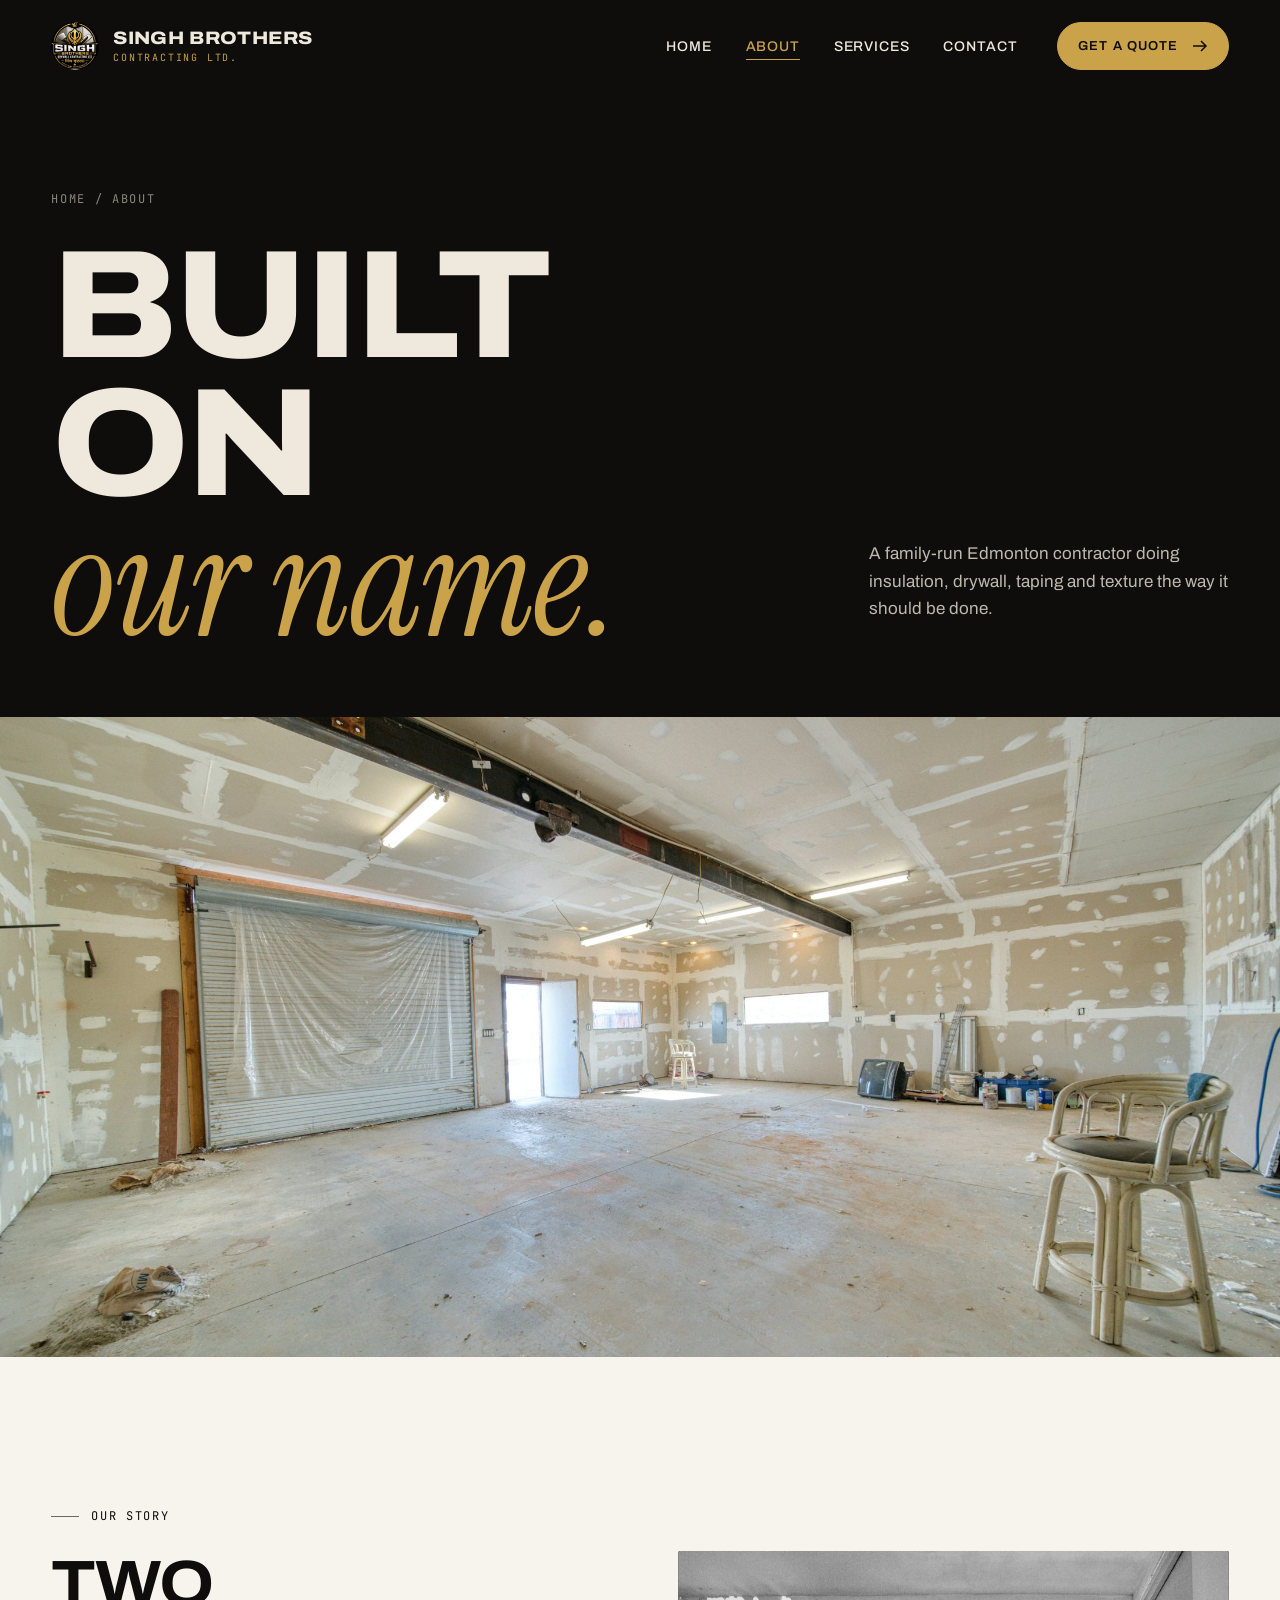
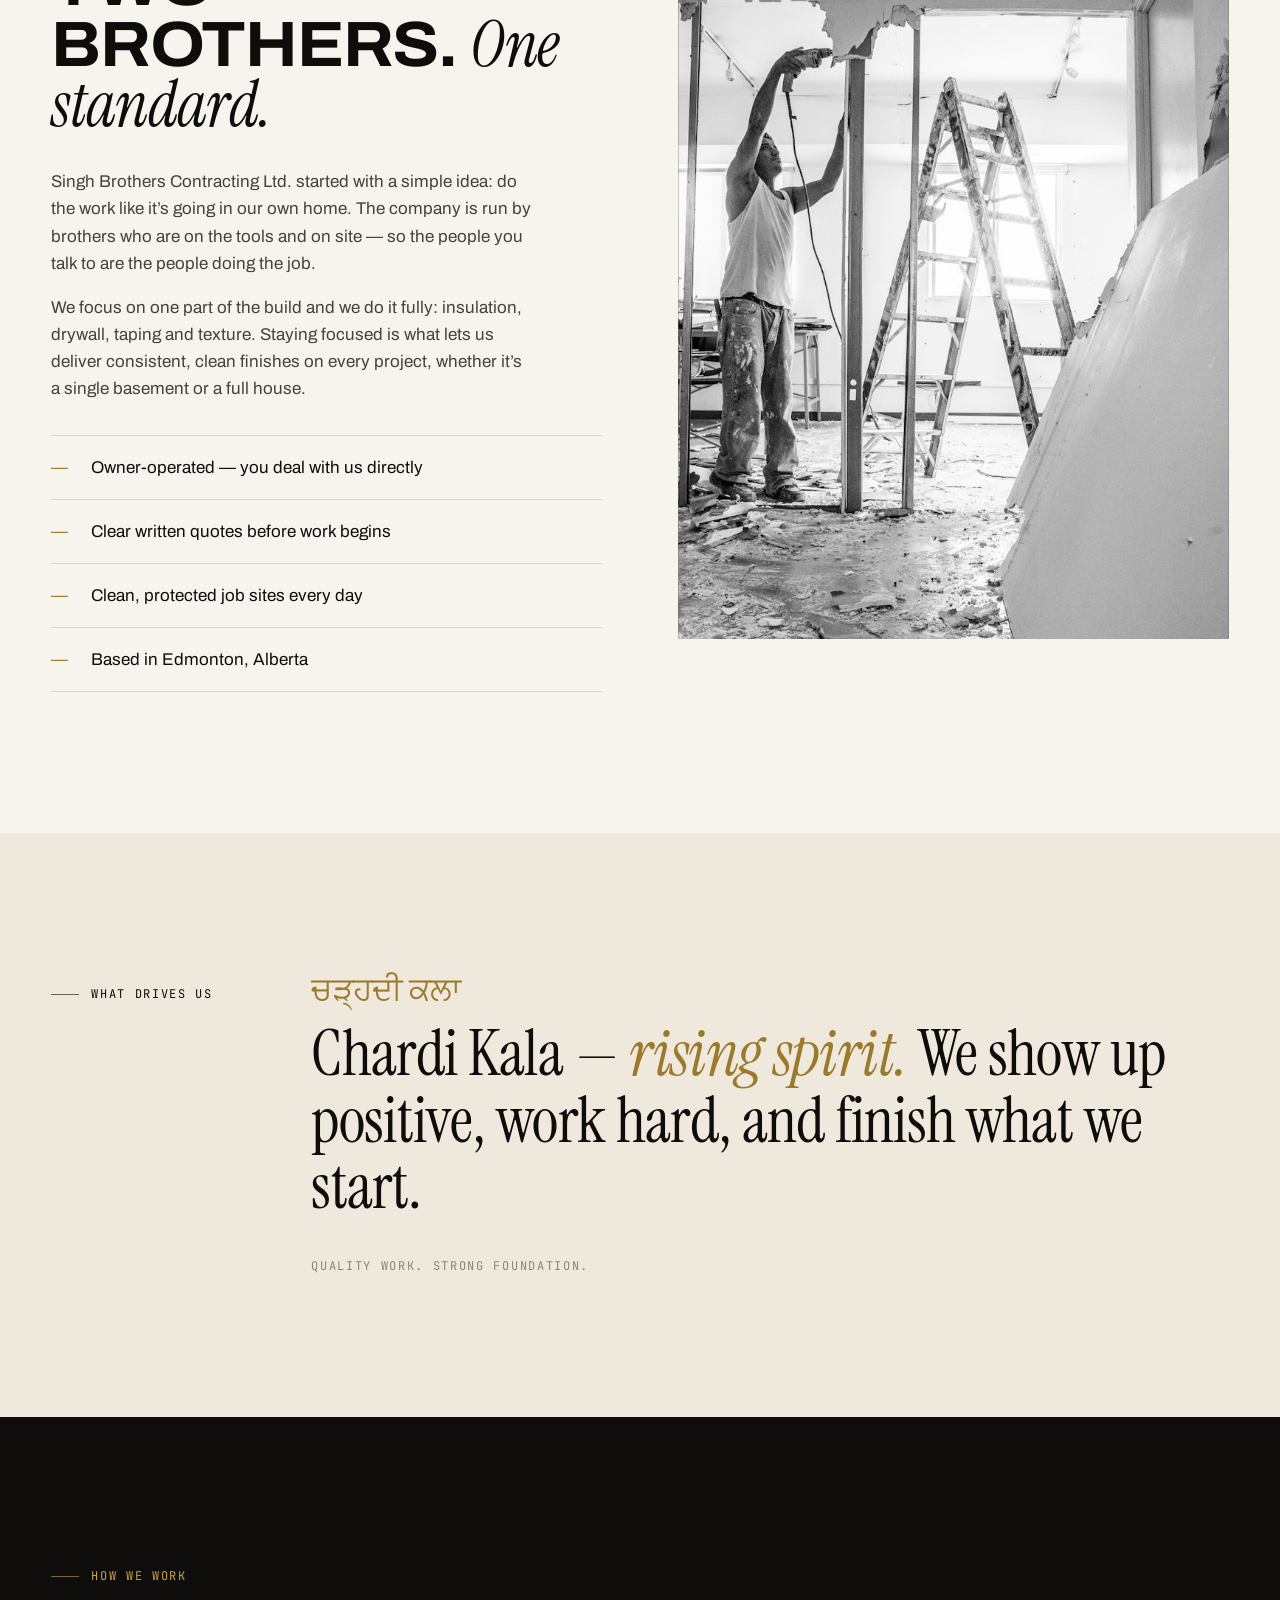
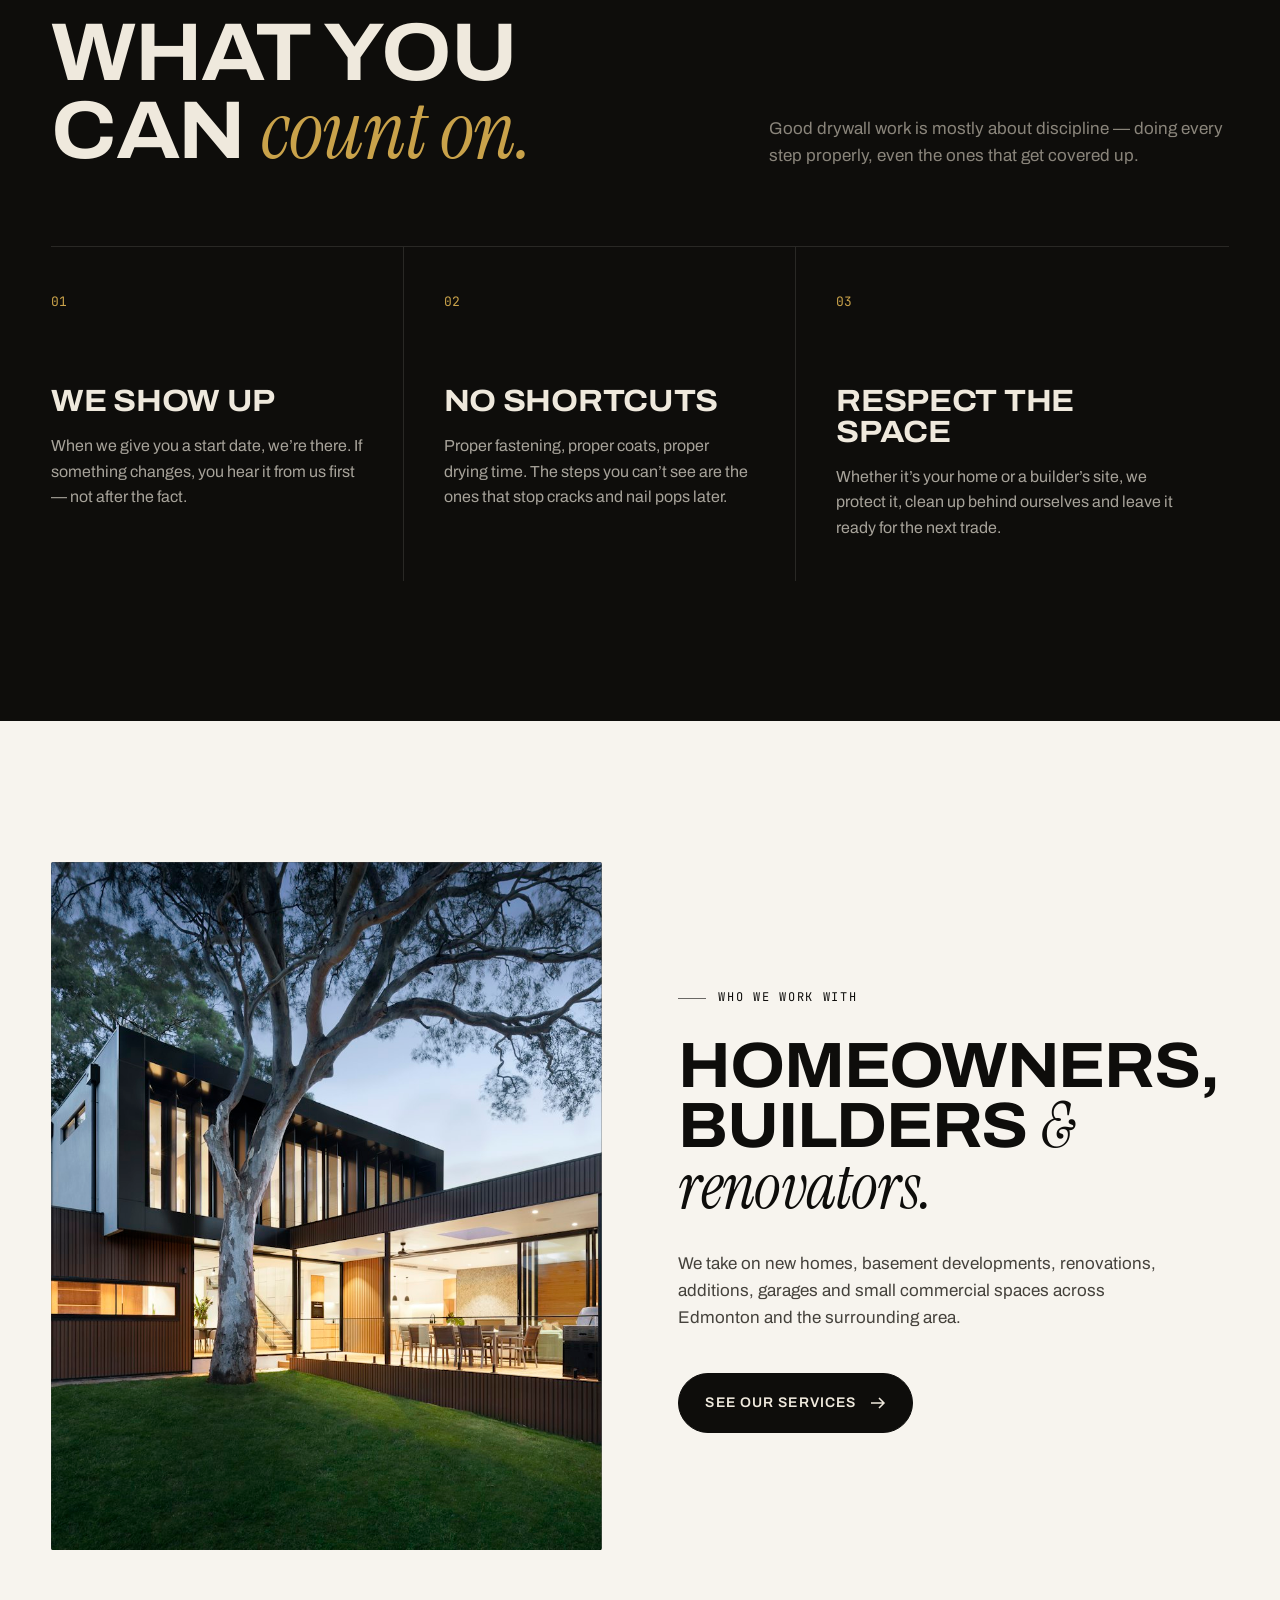
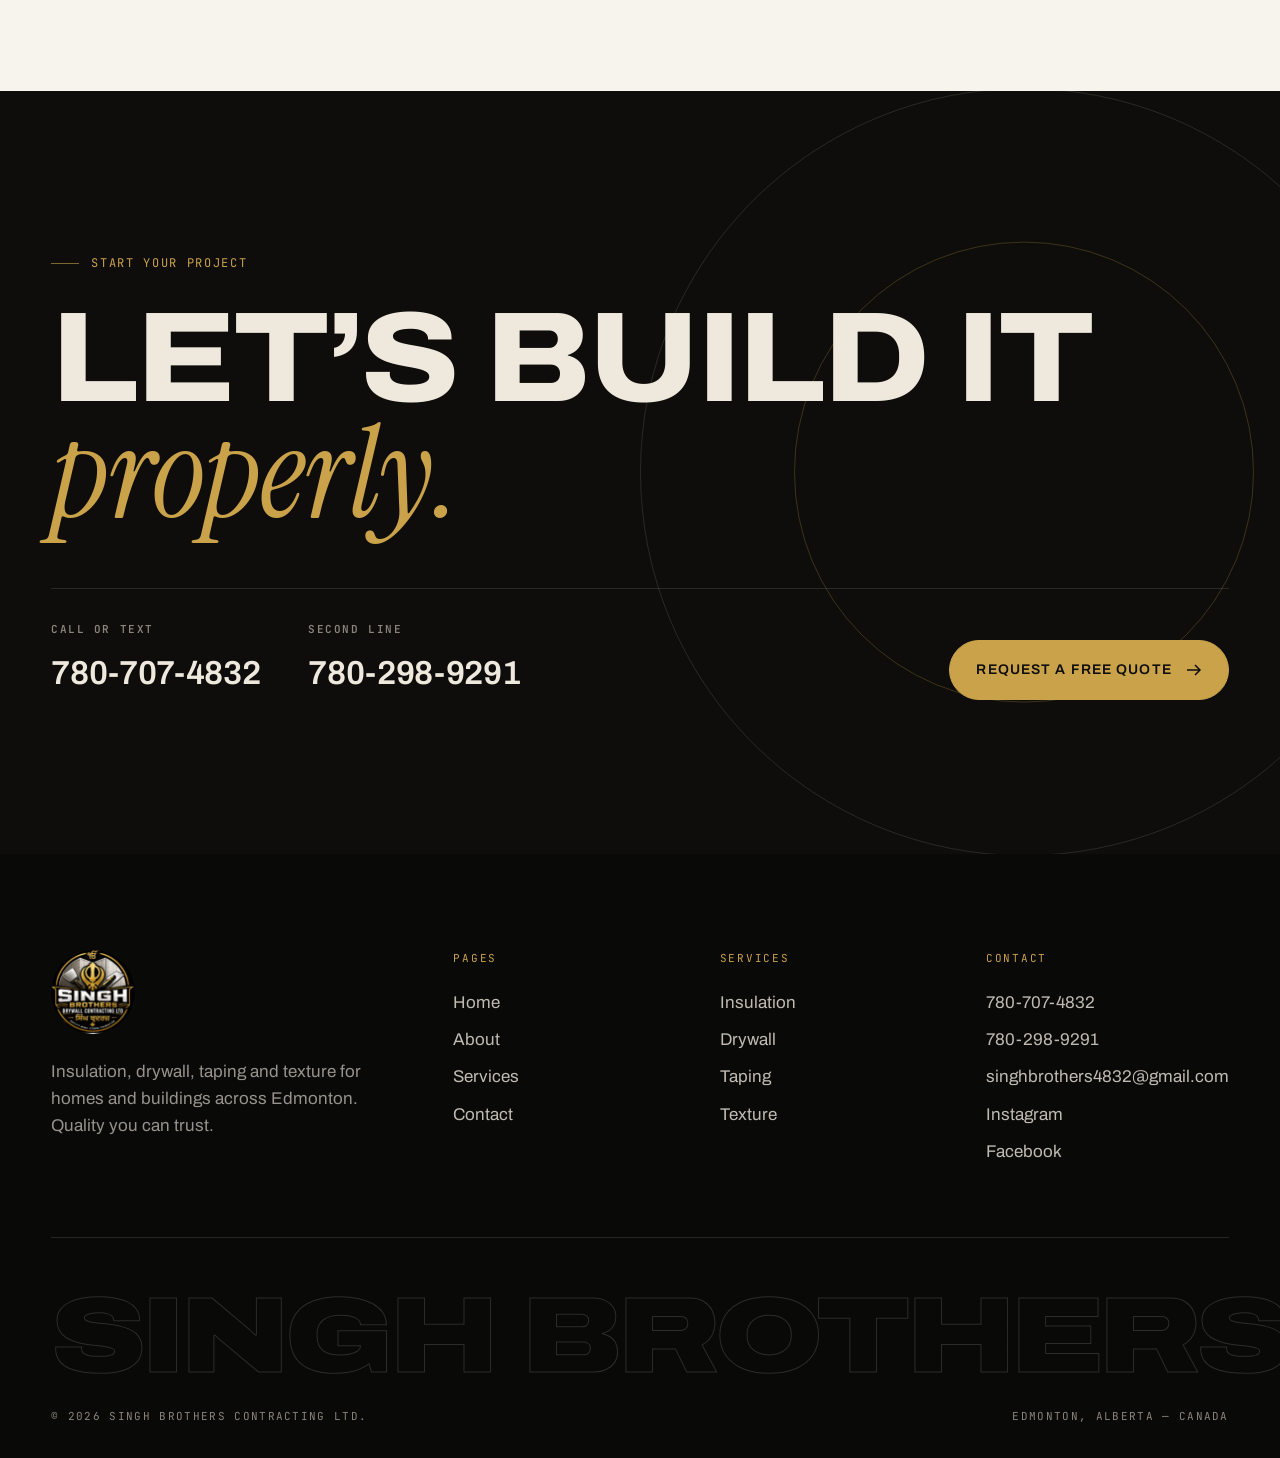
<file: about.html>
<!doctype html>
<html lang="en">
<head>
<meta charset="utf-8">
<meta name="viewport" content="width=device-width, initial-scale=1">
<title>About | Singh Brothers Contracting Ltd.</title>
<meta name="description" content="A family-run Edmonton contractor for insulation, drywall, taping and texture. Owner-operated, clear quotes, clean job sites.">
<meta name="theme-color" content="#0e0d0b">
<meta property="og:title" content="About | Singh Brothers Contracting Ltd.">
<meta property="og:description" content="A family-run Edmonton contractor for insulation, drywall, taping and texture. Owner-operated, clear quotes, clean job sites.">
<meta property="og:image" content="assets/logo.png">
<link rel="icon" type="image/png" href="assets/logo.png">
<link rel="preconnect" href="https://fonts.googleapis.com">
<link rel="preconnect" href="https://fonts.gstatic.com" crossorigin>
<link href="https://fonts.googleapis.com/css2?family=Archivo:wdth,wght@62..125,100..900&family=Instrument+Serif:ital@0;1&family=JetBrains+Mono:wght@400;500&display=swap" rel="stylesheet">
<link rel="stylesheet" href="assets/style.css">
</head>
<body class="page-about">
<header class="site-header">
  <div class="wrap">
    <a class="brand" href="index.html" aria-label="Singh Brothers — home">
      <img src="assets/logo.png" alt="" width="48" height="48">
      <span class="brand-text"><strong>Singh Brothers</strong><span>Contracting Ltd.</span></span>
    </a>
    <nav class="nav" aria-label="Main">
      <ul><li><a href="index.html">Home</a></li><li><a href="about.html" aria-current="page">About</a></li><li><a href="services.html">Services</a></li><li><a href="contact.html">Contact</a></li></ul>
      <a class="btn btn--gold" href="contact.html">Get a quote <svg viewBox="0 0 16 16" fill="none" aria-hidden="true"><path d="M1 8h13M9 3l5 5-5 5" stroke="currentColor" stroke-width="1.5"/></svg></a>
      <button class="menu-toggle" aria-label="Menu" aria-expanded="false"><span></span><span></span></button>
    </nav>
  </div>
</header>
<div class="mobile-menu" aria-label="Mobile">
  <ul><li><a href="index.html">Home<small>01</small></a></li><li><a href="about.html">About<small>02</small></a></li><li><a href="services.html">Services<small>03</small></a></li><li><a href="contact.html">Contact<small>04</small></a></li></ul>
  <div class="mm-foot">
    <a href="tel:+17807074832">780-707-4832</a>
    <a href="mailto:singhbrothers4832@gmail.com">singhbrothers4832@gmail.com</a>
    <span>Edmonton, Alberta</span>
  </div>
</div>
<main>

<section class="page-hero">
  <div class="wrap">
    <div class="page-hero-top">
      <div>
        <span class="crumbs"><a href="index.html">Home</a> / About</span>
        <h1 class="h-display">
          <span class="split-line"><span>Built on</span></span>
          <span class="split-line"><span><span class="serif">our name.</span></span></span>
        </h1>
      </div>
      <p class="page-hero-aside">A family-run Edmonton contractor doing insulation, drywall, taping and texture the way it should be done.</p>
    </div>
  </div>
  <div class="media "><img src="assets/img/crew.jpg" alt="Large interior with fresh drywall and taped seams" fetchpriority="high" decoding="async"></div>
</section>

<section class="section">
  <div class="wrap split">
    <div class="split-copy">
      <span class="eyebrow reveal">Our story</span>
      <h2 class="h-section reveal" style="font-size:clamp(40px,5vw,76px)">Two brothers. <span class="serif">One standard.</span></h2>
      <p class="reveal">Singh Brothers Contracting Ltd. started with a simple idea: do the work like it&rsquo;s going in our own home. The company is run by brothers who are on the tools and on site &mdash; so the people you talk to are the people doing the job.</p>
      <p class="reveal">We focus on one part of the build and we do it fully: insulation, drywall, taping and texture. Staying focused is what lets us deliver consistent, clean finishes on every project, whether it&rsquo;s a single basement or a full house.</p>
      <ul class="checklist reveal">
        <li>Owner-operated &mdash; you deal with us directly</li>
        <li>Clear written quotes before work begins</li>
        <li>Clean, protected job sites every day</li>
        <li>Based in Edmonton, Alberta</li>
      </ul>
    </div>
    <div class="media reveal-img"><img src="assets/img/crew2.jpg" alt="Worker on a ladder hanging drywall" loading="lazy" decoding="async"></div>
  </div>
</section>

<section class="section section--bone">
  <div class="wrap">
    <div class="quote-block">
      <span class="eyebrow reveal">What drives us</span>
      <div class="reveal">
        <blockquote>
          <span class="punjabi">ਚੜ੍ਹਦੀ ਕਲਾ</span>
          Chardi Kala &mdash; <em>rising spirit.</em> We show up positive, work hard, and finish what we start.
        </blockquote>
        <cite>Quality work. Strong foundation.</cite>
      </div>
    </div>
  </div>
</section>

<section class="section section--dark">
  <div class="wrap">
    <div class="section-head">
      <div>
        <span class="eyebrow gold reveal">How we work</span>
        <h2 class="h-section reveal">What you can <span class="serif gold">count on.</span></h2>
      </div>
      <p class="reveal muted">Good drywall work is mostly about discipline &mdash; doing every step properly, even the ones that get covered up.</p>
    </div>
    <div class="values">
      <div class="v reveal"><span class="num">01</span><h4>We show up</h4><p>When we give you a start date, we&rsquo;re there. If something changes, you hear it from us first &mdash; not after the fact.</p></div>
      <div class="v reveal reveal-d1"><span class="num">02</span><h4>No shortcuts</h4><p>Proper fastening, proper coats, proper drying time. The steps you can&rsquo;t see are the ones that stop cracks and nail pops later.</p></div>
      <div class="v reveal reveal-d2"><span class="num">03</span><h4>Respect the space</h4><p>Whether it&rsquo;s your home or a builder&rsquo;s site, we protect it, clean up behind ourselves and leave it ready for the next trade.</p></div>
    </div>
  </div>
</section>

<section class="section">
  <div class="wrap split">
    <div class="media reveal-img"><img src="assets/img/house.jpg" alt="Modern finished home exterior" loading="lazy" decoding="async"></div>
    <div class="split-copy">
      <span class="eyebrow reveal">Who we work with</span>
      <h2 class="h-section reveal" style="font-size:clamp(40px,5vw,76px)">Homeowners, builders <span class="serif">&amp; renovators.</span></h2>
      <p class="reveal">We take on new homes, basement developments, renovations, additions, garages and small commercial spaces across Edmonton and the surrounding area.</p>
      <a class="btn btn--dark reveal" href="services.html">See our services <svg viewBox="0 0 16 16" fill="none" aria-hidden="true"><path d="M1 8h13M9 3l5 5-5 5" stroke="currentColor" stroke-width="1.5"/></svg></a>
    </div>
  </div>
</section>
<section class="cta">
  <div class="wrap">
    <span class="eyebrow gold reveal">Start your project</span>
    <h2 class="h-display reveal" style="margin-top:28px">Let&rsquo;s build it <span class="serif">properly.</span></h2>
    <div class="cta-row reveal">
      <div class="cta-phones">
        <a href="tel:+17807074832"><small>Call or text</small>780-707-4832</a>
        <a href="tel:+17802989291"><small>Second line</small>780-298-9291</a>
      </div>
      <a class="btn btn--gold" href="contact.html">Request a free quote <svg viewBox="0 0 16 16" fill="none" aria-hidden="true"><path d="M1 8h13M9 3l5 5-5 5" stroke="currentColor" stroke-width="1.5"/></svg></a>
    </div>
  </div>
</section>
</main>
<footer class="site-footer">
  <div class="wrap">
    <div class="footer-top">
      <div class="footer-brand">
        <img src="assets/logo.png" alt="Singh Brothers Contracting Ltd. logo" loading="lazy">
        <p>Insulation, drywall, taping and texture for homes and buildings across Edmonton. Quality you can trust.</p>
      </div>
      <div>
        <h5>Pages</h5>
        <ul><li><a href="index.html">Home</a></li><li><a href="about.html">About</a></li><li><a href="services.html">Services</a></li><li><a href="contact.html">Contact</a></li></ul>
      </div>
      <div>
        <h5>Services</h5>
        <ul>
          <li><a href="services.html#insulation">Insulation</a></li>
          <li><a href="services.html#drywall">Drywall</a></li>
          <li><a href="services.html#taping">Taping</a></li>
          <li><a href="services.html#texture">Texture</a></li>
        </ul>
      </div>
      <div>
        <h5>Contact</h5>
        <ul>
          <li><a href="tel:+17807074832">780-707-4832</a></li>
          <li><a href="tel:+17802989291">780-298-9291</a></li>
          <li><a href="mailto:singhbrothers4832@gmail.com">singhbrothers4832@gmail.com</a></li>
          <li><a href="https://www.instagram.com/singhbrothers_construction" target="_blank" rel="noopener">Instagram</a></li>
          <li><a href="https://www.facebook.com/share/1LUnyu2MxK/" target="_blank" rel="noopener">Facebook</a></li>
        </ul>
      </div>
    </div>
    <div class="footer-word" aria-hidden="true">Singh Brothers</div>
    <div class="footer-bottom">
      <span>&copy; <span data-year>2026</span> Singh Brothers Contracting Ltd.</span>
      <span>Edmonton, Alberta &mdash; Canada</span>
    </div>
  </div>
</footer>
<script src="assets/main.js"></script>
</body>
</html>
</file>
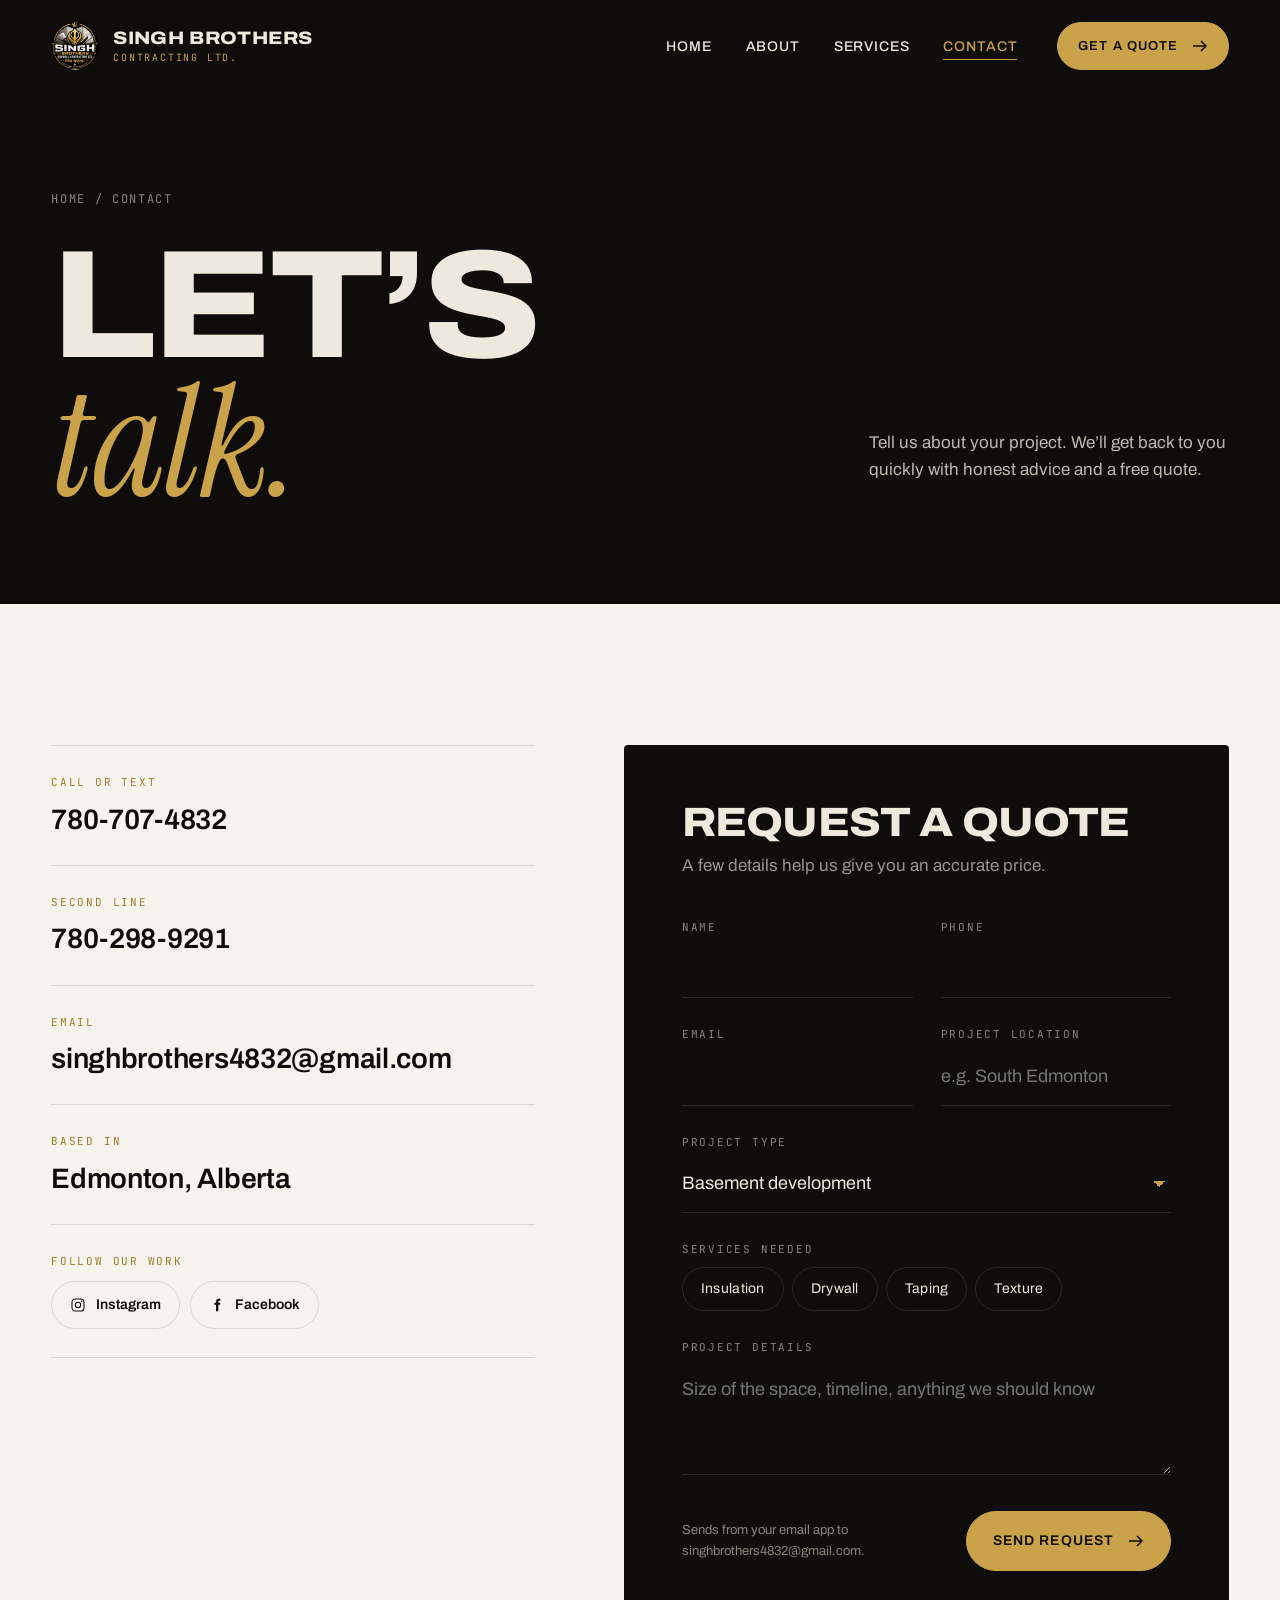
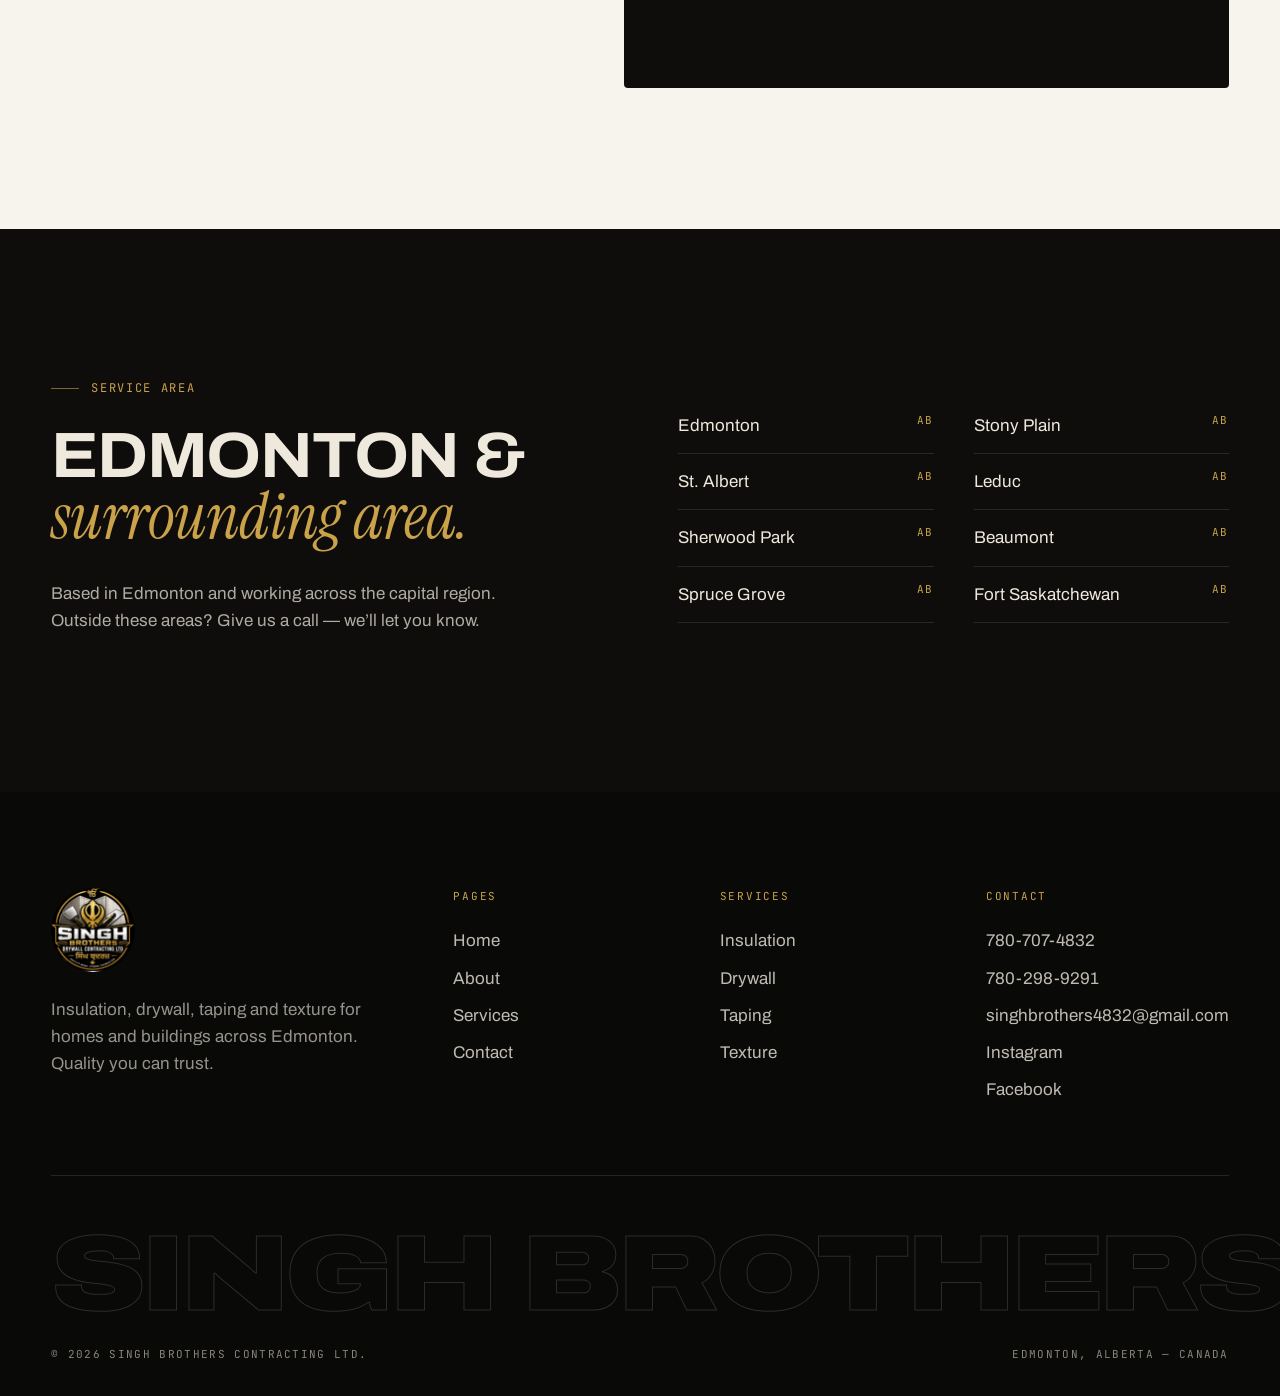
<file: contact.html>
<!doctype html>
<html lang="en">
<head>
<meta charset="utf-8">
<meta name="viewport" content="width=device-width, initial-scale=1">
<title>Contact | Singh Brothers Contracting Ltd.</title>
<meta name="description" content="Get a free quote for insulation, drywall, taping or texture in Edmonton. Call 780-707-4832 or 780-298-9291.">
<meta name="theme-color" content="#0e0d0b">
<meta property="og:title" content="Contact | Singh Brothers Contracting Ltd.">
<meta property="og:description" content="Get a free quote for insulation, drywall, taping or texture in Edmonton. Call 780-707-4832 or 780-298-9291.">
<meta property="og:image" content="assets/logo.png">
<link rel="icon" type="image/png" href="assets/logo.png">
<link rel="preconnect" href="https://fonts.googleapis.com">
<link rel="preconnect" href="https://fonts.gstatic.com" crossorigin>
<link href="https://fonts.googleapis.com/css2?family=Archivo:wdth,wght@62..125,100..900&family=Instrument+Serif:ital@0;1&family=JetBrains+Mono:wght@400;500&display=swap" rel="stylesheet">
<link rel="stylesheet" href="assets/style.css">
</head>
<body class="page-contact">
<header class="site-header">
  <div class="wrap">
    <a class="brand" href="index.html" aria-label="Singh Brothers — home">
      <img src="assets/logo.png" alt="" width="48" height="48">
      <span class="brand-text"><strong>Singh Brothers</strong><span>Contracting Ltd.</span></span>
    </a>
    <nav class="nav" aria-label="Main">
      <ul><li><a href="index.html">Home</a></li><li><a href="about.html">About</a></li><li><a href="services.html">Services</a></li><li><a href="contact.html" aria-current="page">Contact</a></li></ul>
      <a class="btn btn--gold" href="contact.html">Get a quote <svg viewBox="0 0 16 16" fill="none" aria-hidden="true"><path d="M1 8h13M9 3l5 5-5 5" stroke="currentColor" stroke-width="1.5"/></svg></a>
      <button class="menu-toggle" aria-label="Menu" aria-expanded="false"><span></span><span></span></button>
    </nav>
  </div>
</header>
<div class="mobile-menu" aria-label="Mobile">
  <ul><li><a href="index.html">Home<small>01</small></a></li><li><a href="about.html">About<small>02</small></a></li><li><a href="services.html">Services<small>03</small></a></li><li><a href="contact.html">Contact<small>04</small></a></li></ul>
  <div class="mm-foot">
    <a href="tel:+17807074832">780-707-4832</a>
    <a href="mailto:singhbrothers4832@gmail.com">singhbrothers4832@gmail.com</a>
    <span>Edmonton, Alberta</span>
  </div>
</div>
<main>

<section class="page-hero" style="padding-bottom:clamp(56px,7vw,110px)">
  <div class="wrap">
    <div class="page-hero-top" style="padding-bottom:0">
      <div>
        <span class="crumbs"><a href="index.html">Home</a> / Contact</span>
        <h1 class="h-display">
          <span class="split-line"><span>Let&rsquo;s</span></span>
          <span class="split-line"><span><span class="serif">talk.</span></span></span>
        </h1>
      </div>
      <p class="page-hero-aside">Tell us about your project. We&rsquo;ll get back to you quickly with honest advice and a free quote.</p>
    </div>
  </div>
</section>

<section class="section">
  <div class="wrap contact-grid">
    <div class="contact-info">
      <div class="row reveal"><span class="lbl">Call or text</span><a class="val" href="tel:+17807074832">780-707-4832</a></div>
      <div class="row reveal"><span class="lbl">Second line</span><a class="val" href="tel:+17802989291">780-298-9291</a></div>
      <div class="row reveal"><span class="lbl">Email</span><a class="val" href="mailto:singhbrothers4832@gmail.com">singhbrothers4832@gmail.com</a></div>
      <div class="row reveal"><span class="lbl">Based in</span><span class="val">Edmonton, Alberta</span></div>
      <div class="row reveal"><span class="lbl">Follow our work</span>
        <div class="socials">
          <a href="https://www.instagram.com/singhbrothers_construction" target="_blank" rel="noopener"><svg viewBox="0 0 24 24" fill="none" aria-hidden="true"><rect x="3" y="3" width="18" height="18" rx="5" stroke="currentColor" stroke-width="1.6"/><circle cx="12" cy="12" r="4" stroke="currentColor" stroke-width="1.6"/><circle cx="17.5" cy="6.5" r="1.1" fill="currentColor"/></svg> Instagram</a>
          <a href="https://www.facebook.com/share/1LUnyu2MxK/" target="_blank" rel="noopener"><svg viewBox="0 0 24 24" fill="none" aria-hidden="true"><path d="M14 8.5V7c0-.8.5-1.2 1.2-1.2H17V2.5h-2.7C11.6 2.5 10.5 4.2 10.5 6.6v1.9H8v3.3h2.5V21.5H14v-9.7h2.6l.4-3.3H14z" fill="currentColor"/></svg> Facebook</a>
        </div>
      </div>
    </div>

    <form class="form reveal" id="quote-form">
      <h3>Request a quote</h3>
      <p>A few details help us give you an accurate price.</p>
      <div class="fields-2">
        <div class="field"><label for="f-name">Name</label><input id="f-name" name="name" required autocomplete="name"></div>
        <div class="field"><label for="f-phone">Phone</label><input id="f-phone" name="phone" type="tel" required autocomplete="tel"></div>
        <div class="field"><label for="f-email">Email</label><input id="f-email" name="email" type="email" autocomplete="email"></div>
        <div class="field"><label for="f-loc">Project location</label><input id="f-loc" name="location" placeholder="e.g. South Edmonton"></div>
      </div>
      <div class="field">
        <label for="f-type">Project type</label>
        <select id="f-type" name="type">
          <option>Basement development</option>
          <option>New construction</option>
          <option>Renovation</option>
          <option>Garage</option>
          <option>Repair / patch</option>
          <option>Commercial</option>
          <option>Other</option>
        </select>
      </div>
      <div class="field">
        <label>Services needed</label>
        <div class="chips">
          <label><input type="checkbox" name="service" value="Insulation"><span>Insulation</span></label>
          <label><input type="checkbox" name="service" value="Drywall"><span>Drywall</span></label>
          <label><input type="checkbox" name="service" value="Taping"><span>Taping</span></label>
          <label><input type="checkbox" name="service" value="Texture"><span>Texture</span></label>
        </div>
      </div>
      <div class="field"><label for="f-msg">Project details</label><textarea id="f-msg" name="message" placeholder="Size of the space, timeline, anything we should know"></textarea></div>
      <div class="form-foot">
        <small>Sends from your email app to singhbrothers4832@gmail.com.</small>
        <button class="btn btn--gold" type="submit">Send request <svg viewBox="0 0 16 16" fill="none" aria-hidden="true"><path d="M1 8h13M9 3l5 5-5 5" stroke="currentColor" stroke-width="1.5"/></svg></button>
      </div>
      <p class="form-note" aria-live="polite"></p>
    </form>
  </div>
</section>

<section class="section section--dark">
  <div class="wrap split">
    <div class="split-copy">
      <span class="eyebrow gold reveal">Service area</span>
      <h2 class="h-section reveal" style="font-size:clamp(40px,5vw,76px)">Edmonton &amp; <span class="serif gold">surrounding area.</span></h2>
      <p class="reveal">Based in Edmonton and working across the capital region. Outside these areas? Give us a call &mdash; we&rsquo;ll let you know.</p>
    </div>
    <ul class="area-list reveal"><li>Edmonton<span>AB</span></li><li>St. Albert<span>AB</span></li><li>Sherwood Park<span>AB</span></li><li>Spruce Grove<span>AB</span></li><li>Stony Plain<span>AB</span></li><li>Leduc<span>AB</span></li><li>Beaumont<span>AB</span></li><li>Fort Saskatchewan<span>AB</span></li></ul>
  </div>
</section>
</main>
<footer class="site-footer">
  <div class="wrap">
    <div class="footer-top">
      <div class="footer-brand">
        <img src="assets/logo.png" alt="Singh Brothers Contracting Ltd. logo" loading="lazy">
        <p>Insulation, drywall, taping and texture for homes and buildings across Edmonton. Quality you can trust.</p>
      </div>
      <div>
        <h5>Pages</h5>
        <ul><li><a href="index.html">Home</a></li><li><a href="about.html">About</a></li><li><a href="services.html">Services</a></li><li><a href="contact.html">Contact</a></li></ul>
      </div>
      <div>
        <h5>Services</h5>
        <ul>
          <li><a href="services.html#insulation">Insulation</a></li>
          <li><a href="services.html#drywall">Drywall</a></li>
          <li><a href="services.html#taping">Taping</a></li>
          <li><a href="services.html#texture">Texture</a></li>
        </ul>
      </div>
      <div>
        <h5>Contact</h5>
        <ul>
          <li><a href="tel:+17807074832">780-707-4832</a></li>
          <li><a href="tel:+17802989291">780-298-9291</a></li>
          <li><a href="mailto:singhbrothers4832@gmail.com">singhbrothers4832@gmail.com</a></li>
          <li><a href="https://www.instagram.com/singhbrothers_construction" target="_blank" rel="noopener">Instagram</a></li>
          <li><a href="https://www.facebook.com/share/1LUnyu2MxK/" target="_blank" rel="noopener">Facebook</a></li>
        </ul>
      </div>
    </div>
    <div class="footer-word" aria-hidden="true">Singh Brothers</div>
    <div class="footer-bottom">
      <span>&copy; <span data-year>2026</span> Singh Brothers Contracting Ltd.</span>
      <span>Edmonton, Alberta &mdash; Canada</span>
    </div>
  </div>
</footer>
<script src="assets/main.js"></script>
</body>
</html>
</file>
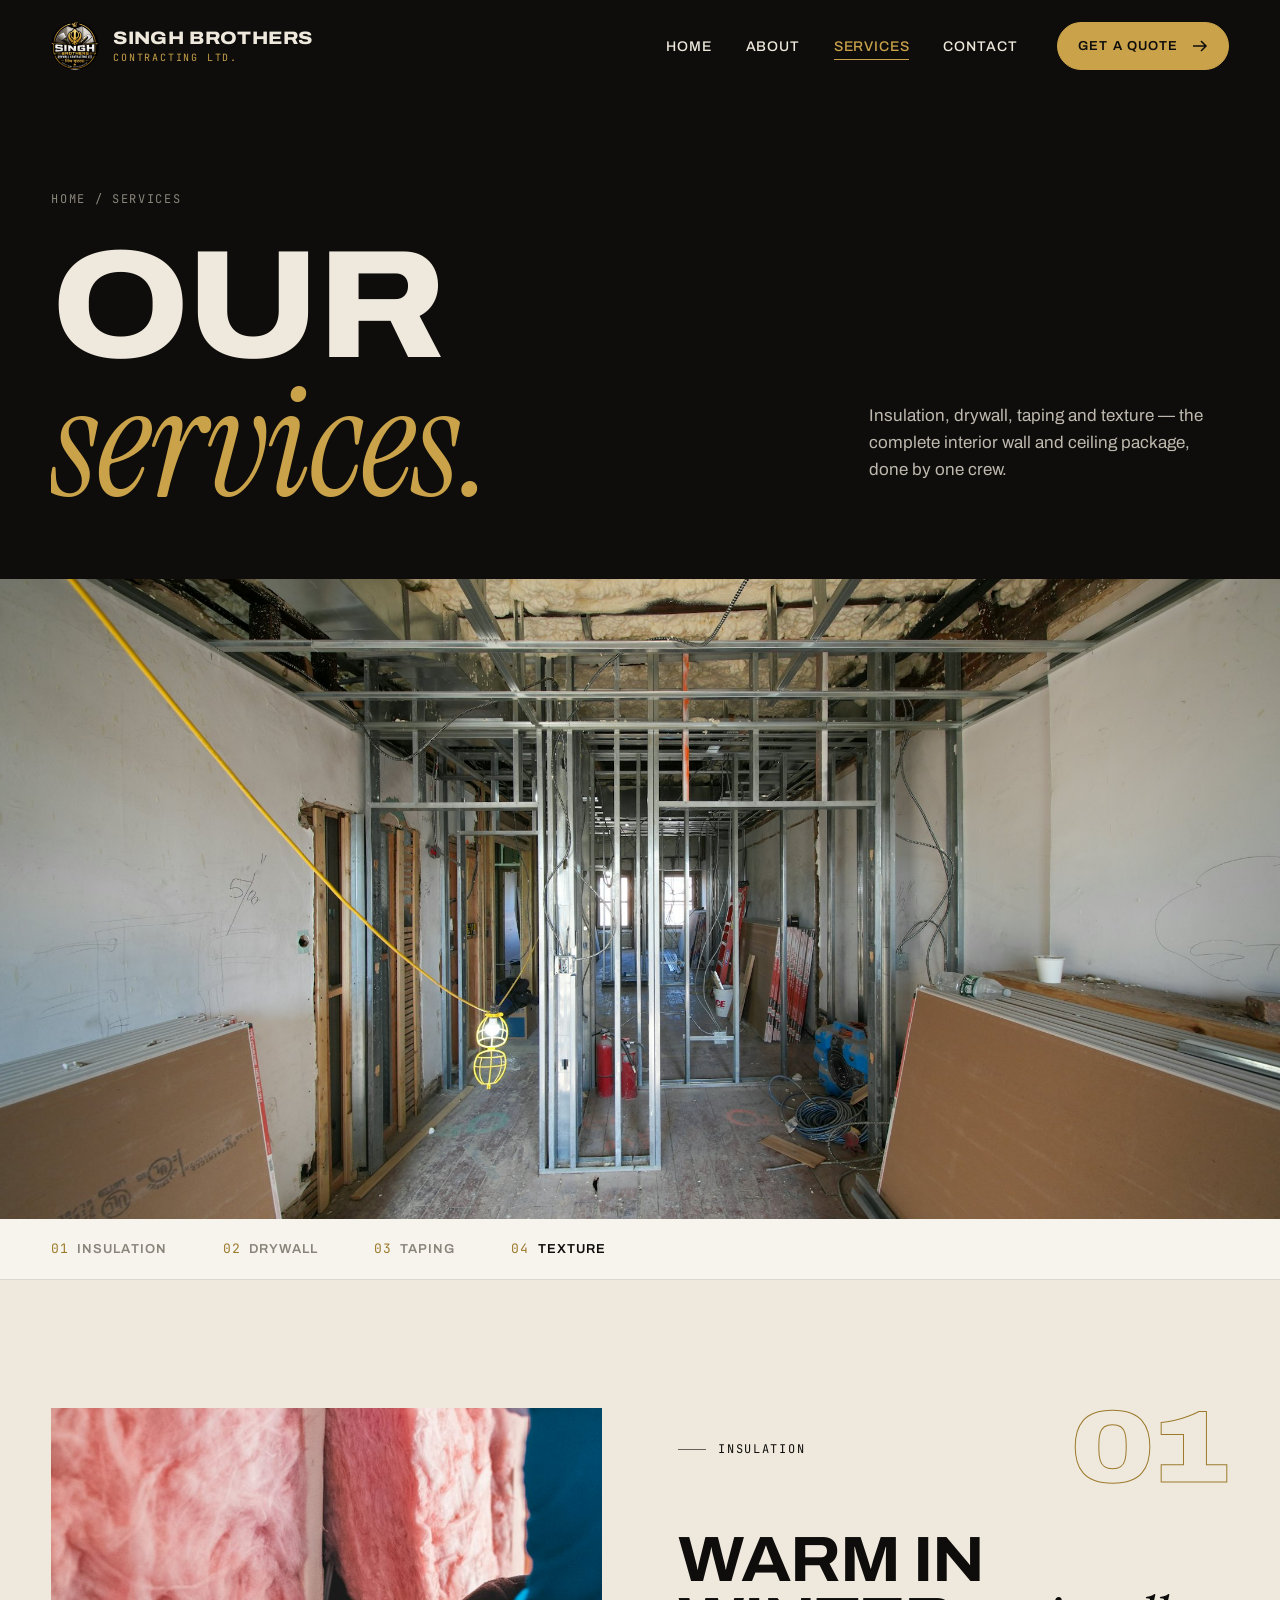
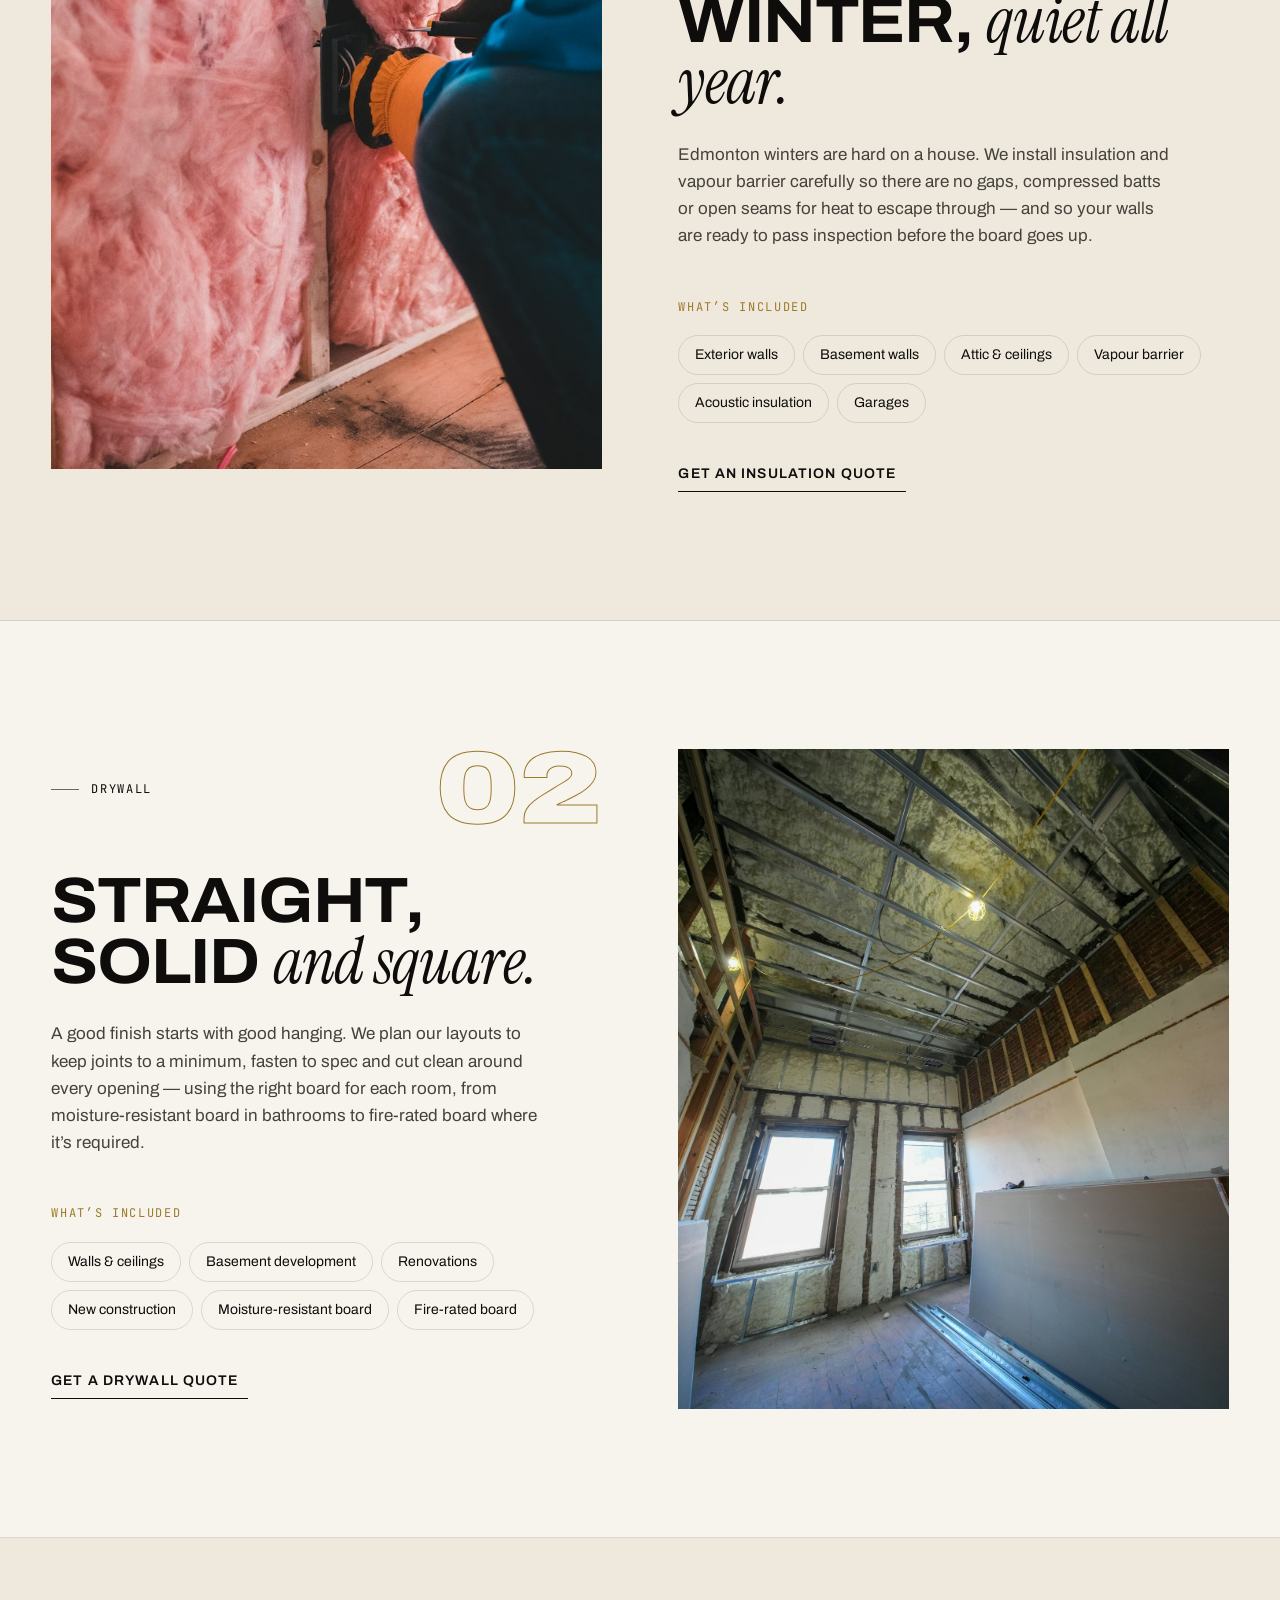
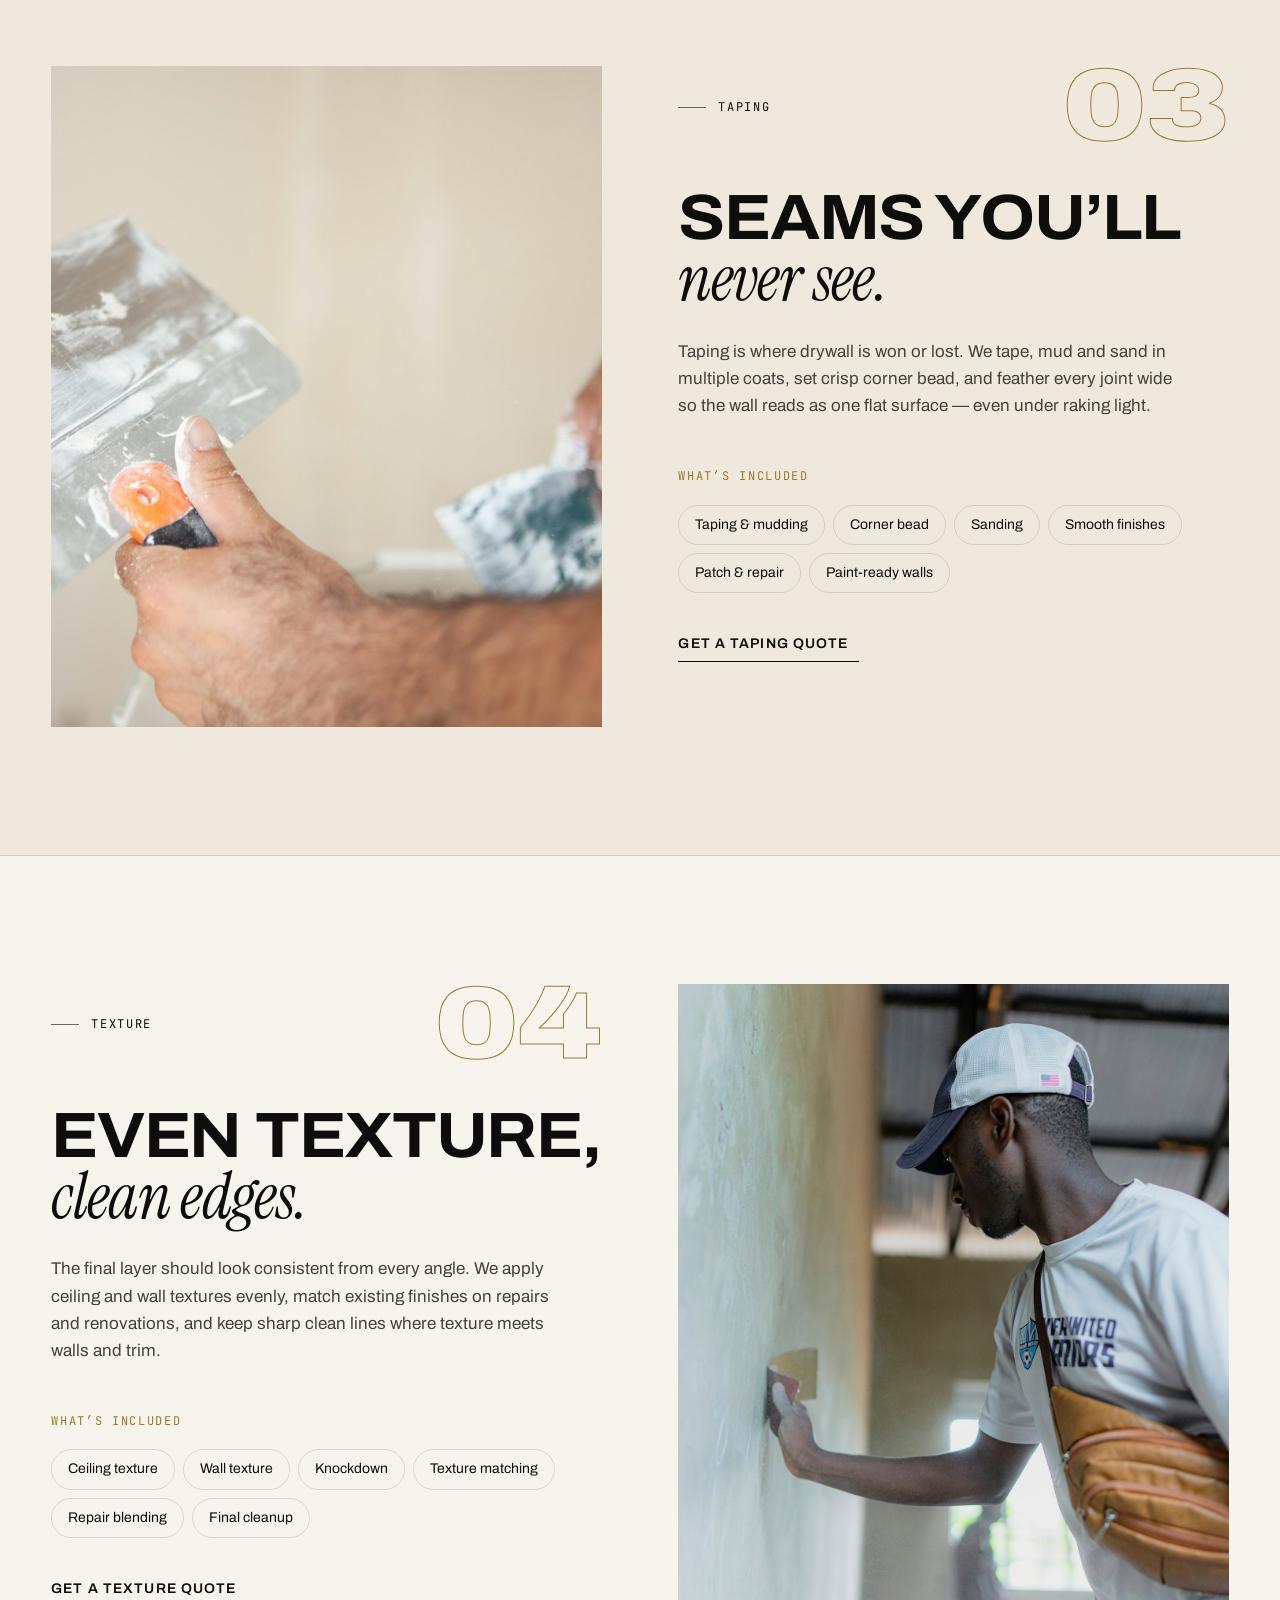
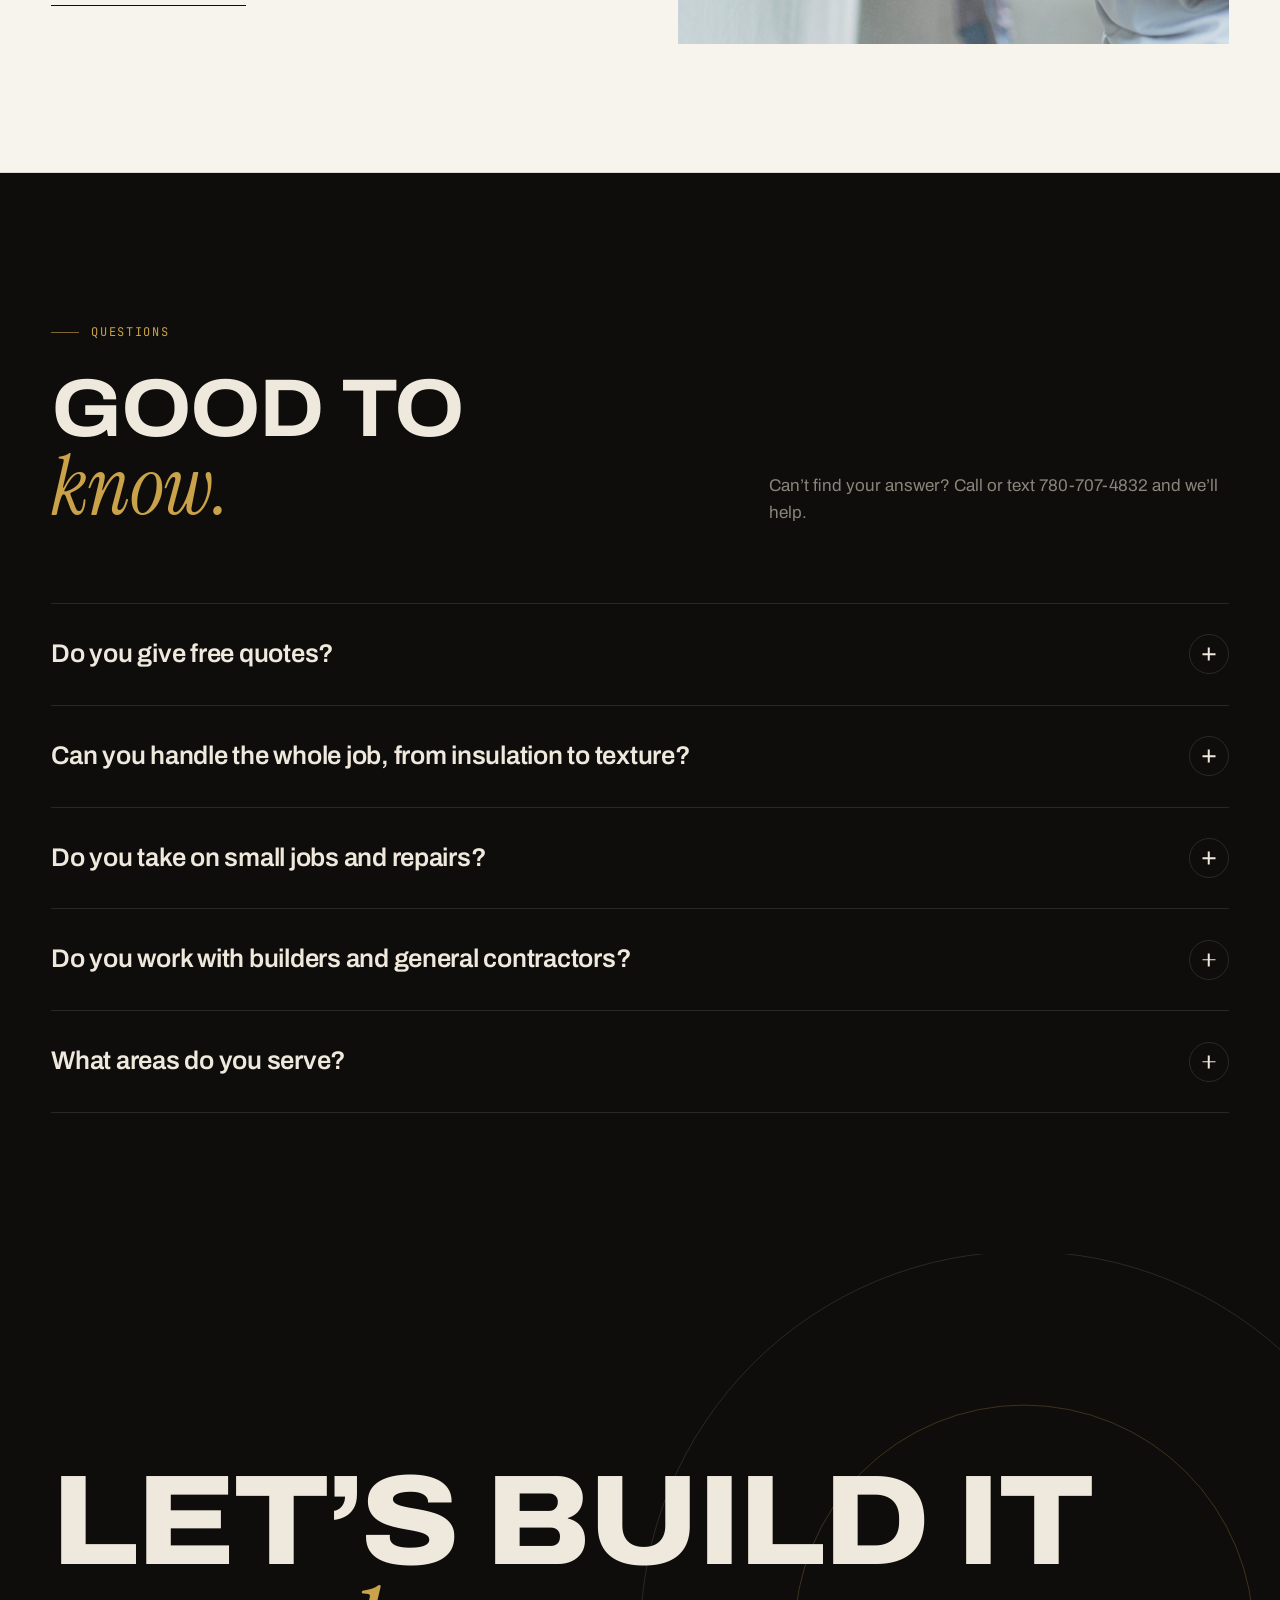
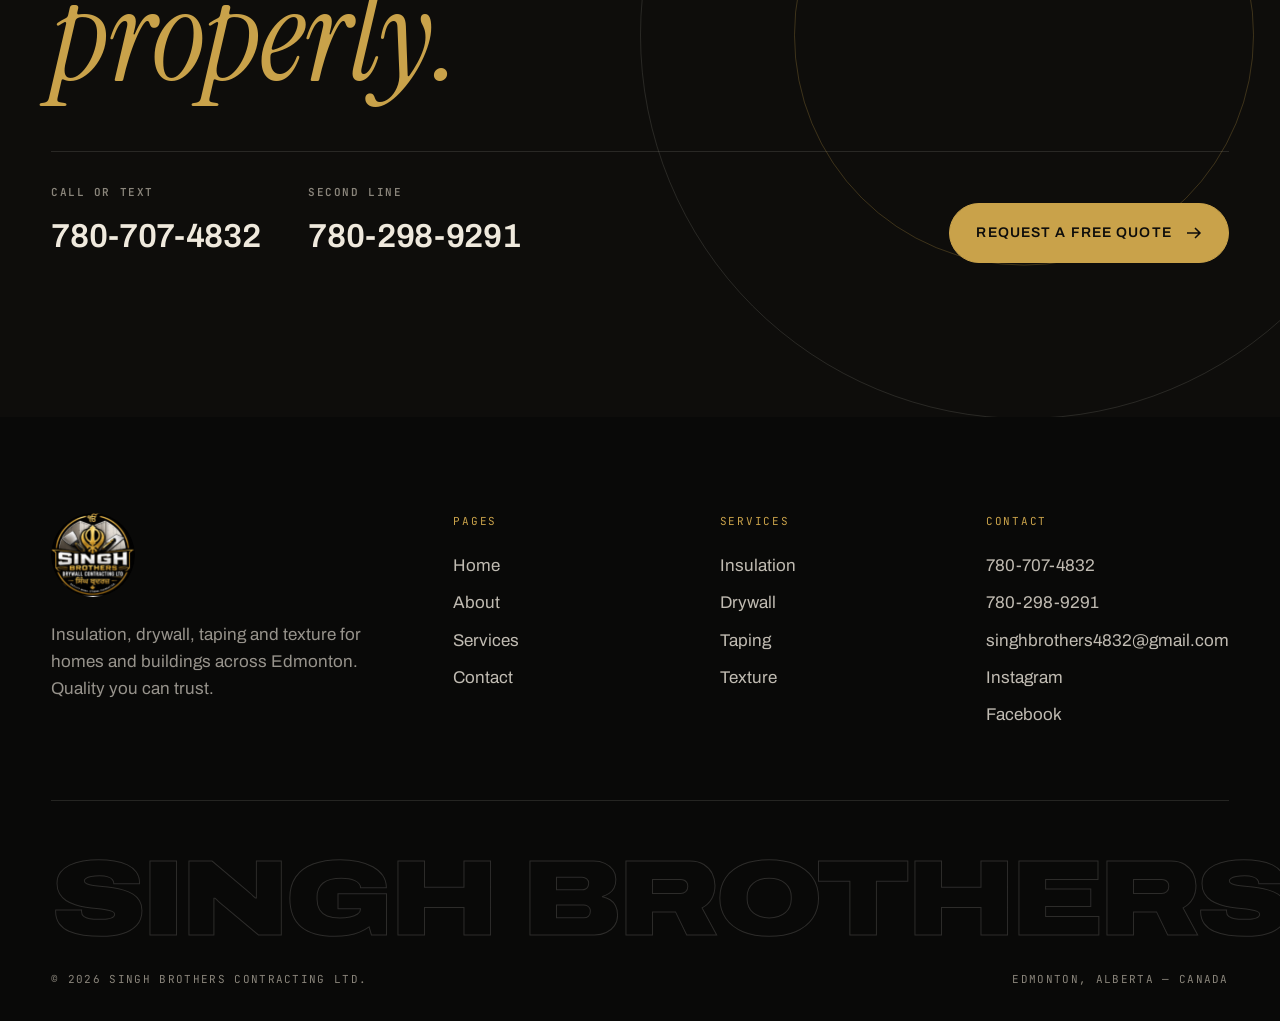
<file: services.html>
<!doctype html>
<html lang="en">
<head>
<meta charset="utf-8">
<meta name="viewport" content="width=device-width, initial-scale=1">
<title>Services | Insulation, Drywall, Taping & Texture — Singh Brothers</title>
<meta name="description" content="Insulation, vapour barrier, drywall hanging, taping, mudding and texture in Edmonton. One crew from start to finish.">
<meta name="theme-color" content="#0e0d0b">
<meta property="og:title" content="Services | Insulation, Drywall, Taping & Texture — Singh Brothers">
<meta property="og:description" content="Insulation, vapour barrier, drywall hanging, taping, mudding and texture in Edmonton. One crew from start to finish.">
<meta property="og:image" content="assets/logo.png">
<link rel="icon" type="image/png" href="assets/logo.png">
<link rel="preconnect" href="https://fonts.googleapis.com">
<link rel="preconnect" href="https://fonts.gstatic.com" crossorigin>
<link href="https://fonts.googleapis.com/css2?family=Archivo:wdth,wght@62..125,100..900&family=Instrument+Serif:ital@0;1&family=JetBrains+Mono:wght@400;500&display=swap" rel="stylesheet">
<link rel="stylesheet" href="assets/style.css">
</head>
<body class="page-services">
<header class="site-header">
  <div class="wrap">
    <a class="brand" href="index.html" aria-label="Singh Brothers — home">
      <img src="assets/logo.png" alt="" width="48" height="48">
      <span class="brand-text"><strong>Singh Brothers</strong><span>Contracting Ltd.</span></span>
    </a>
    <nav class="nav" aria-label="Main">
      <ul><li><a href="index.html">Home</a></li><li><a href="about.html">About</a></li><li><a href="services.html" aria-current="page">Services</a></li><li><a href="contact.html">Contact</a></li></ul>
      <a class="btn btn--gold" href="contact.html">Get a quote <svg viewBox="0 0 16 16" fill="none" aria-hidden="true"><path d="M1 8h13M9 3l5 5-5 5" stroke="currentColor" stroke-width="1.5"/></svg></a>
      <button class="menu-toggle" aria-label="Menu" aria-expanded="false"><span></span><span></span></button>
    </nav>
  </div>
</header>
<div class="mobile-menu" aria-label="Mobile">
  <ul><li><a href="index.html">Home<small>01</small></a></li><li><a href="about.html">About<small>02</small></a></li><li><a href="services.html">Services<small>03</small></a></li><li><a href="contact.html">Contact<small>04</small></a></li></ul>
  <div class="mm-foot">
    <a href="tel:+17807074832">780-707-4832</a>
    <a href="mailto:singhbrothers4832@gmail.com">singhbrothers4832@gmail.com</a>
    <span>Edmonton, Alberta</span>
  </div>
</div>
<main>

<section class="page-hero">
  <div class="wrap">
    <div class="page-hero-top">
      <div>
        <span class="crumbs"><a href="index.html">Home</a> / Services</span>
        <h1 class="h-display">
          <span class="split-line"><span>Our</span></span>
          <span class="split-line"><span><span class="serif">services.</span></span></span>
        </h1>
      </div>
      <p class="page-hero-aside">Insulation, drywall, taping and texture &mdash; the complete interior wall and ceiling package, done by one crew.</p>
    </div>
  </div>
  <div class="media "><img src="assets/img/plans.jpg" alt="Interior under construction with metal studs and drywall sheets" fetchpriority="high" decoding="async"></div>
</section>

<nav class="svc-nav" aria-label="Services">
  <div class="wrap"><ul><li><a href="#insulation"><span>01</span>Insulation</a></li><li><a href="#drywall"><span>02</span>Drywall</a></li><li><a href="#taping"><span>03</span>Taping</a></li><li><a href="#texture"><span>04</span>Texture</a></li></ul></div>
</nav>

<section class="svc-block" id="insulation">
  <div class="wrap svc-grid">
    <div class="media "><img src="assets/img/insulation.jpg" alt="Insulation work" loading="lazy" decoding="async"></div>
    <div class="svc-copy">
      <div class="svc-label"><span class="eyebrow">Insulation</span><span class="big-n" aria-hidden="true">01</span></div>
      <h2 class="h-section reveal" style="font-size:clamp(40px,5vw,80px)">Warm in winter, <span class="serif">quiet all year.</span></h2>
      <p class="reveal">Edmonton winters are hard on a house. We install insulation and vapour barrier carefully so there are no gaps, compressed batts or open seams for heat to escape through &mdash; and so your walls are ready to pass inspection before the board goes up.</p>
      <p class="sub reveal">What&rsquo;s included</p>
      <div class="tags reveal"><span>Exterior walls</span><span>Basement walls</span><span>Attic &amp; ceilings</span><span>Vapour barrier</span><span>Acoustic insulation</span><span>Garages</span></div>
      <a class="link-line reveal" style="margin-top:40px" href="contact.html">Get an insulation quote <svg viewBox="0 0 16 16" fill="none" aria-hidden="true"><path d="M1 8h13M9 3l5 5-5 5" stroke="currentColor" stroke-width="1.5"/></svg></a>
    </div>
  </div>
</section>
<section class="svc-block" id="drywall">
  <div class="wrap svc-grid flip">
    <div class="media "><img src="assets/img/drywall.jpg" alt="Drywall work" loading="lazy" decoding="async"></div>
    <div class="svc-copy">
      <div class="svc-label"><span class="eyebrow">Drywall</span><span class="big-n" aria-hidden="true">02</span></div>
      <h2 class="h-section reveal" style="font-size:clamp(40px,5vw,80px)">Straight, solid <span class="serif">and square.</span></h2>
      <p class="reveal">A good finish starts with good hanging. We plan our layouts to keep joints to a minimum, fasten to spec and cut clean around every opening &mdash; using the right board for each room, from moisture-resistant board in bathrooms to fire-rated board where it&rsquo;s required.</p>
      <p class="sub reveal">What&rsquo;s included</p>
      <div class="tags reveal"><span>Walls &amp; ceilings</span><span>Basement development</span><span>Renovations</span><span>New construction</span><span>Moisture-resistant board</span><span>Fire-rated board</span></div>
      <a class="link-line reveal" style="margin-top:40px" href="contact.html">Get a drywall quote <svg viewBox="0 0 16 16" fill="none" aria-hidden="true"><path d="M1 8h13M9 3l5 5-5 5" stroke="currentColor" stroke-width="1.5"/></svg></a>
    </div>
  </div>
</section>
<section class="svc-block" id="taping">
  <div class="wrap svc-grid">
    <div class="media "><img src="assets/img/taping.jpg" alt="Taping work" loading="lazy" decoding="async"></div>
    <div class="svc-copy">
      <div class="svc-label"><span class="eyebrow">Taping</span><span class="big-n" aria-hidden="true">03</span></div>
      <h2 class="h-section reveal" style="font-size:clamp(40px,5vw,80px)">Seams you&rsquo;ll <span class="serif">never see.</span></h2>
      <p class="reveal">Taping is where drywall is won or lost. We tape, mud and sand in multiple coats, set crisp corner bead, and feather every joint wide so the wall reads as one flat surface &mdash; even under raking light.</p>
      <p class="sub reveal">What&rsquo;s included</p>
      <div class="tags reveal"><span>Taping &amp; mudding</span><span>Corner bead</span><span>Sanding</span><span>Smooth finishes</span><span>Patch &amp; repair</span><span>Paint-ready walls</span></div>
      <a class="link-line reveal" style="margin-top:40px" href="contact.html">Get a taping quote <svg viewBox="0 0 16 16" fill="none" aria-hidden="true"><path d="M1 8h13M9 3l5 5-5 5" stroke="currentColor" stroke-width="1.5"/></svg></a>
    </div>
  </div>
</section>
<section class="svc-block" id="texture">
  <div class="wrap svc-grid flip">
    <div class="media "><img src="assets/img/texture.jpg" alt="Texture work" loading="lazy" decoding="async"></div>
    <div class="svc-copy">
      <div class="svc-label"><span class="eyebrow">Texture</span><span class="big-n" aria-hidden="true">04</span></div>
      <h2 class="h-section reveal" style="font-size:clamp(40px,5vw,80px)">Even texture, <span class="serif">clean edges.</span></h2>
      <p class="reveal">The final layer should look consistent from every angle. We apply ceiling and wall textures evenly, match existing finishes on repairs and renovations, and keep sharp clean lines where texture meets walls and trim.</p>
      <p class="sub reveal">What&rsquo;s included</p>
      <div class="tags reveal"><span>Ceiling texture</span><span>Wall texture</span><span>Knockdown</span><span>Texture matching</span><span>Repair blending</span><span>Final cleanup</span></div>
      <a class="link-line reveal" style="margin-top:40px" href="contact.html">Get a texture quote <svg viewBox="0 0 16 16" fill="none" aria-hidden="true"><path d="M1 8h13M9 3l5 5-5 5" stroke="currentColor" stroke-width="1.5"/></svg></a>
    </div>
  </div>
</section>

<section class="section section--dark">
  <div class="wrap">
    <div class="section-head">
      <div>
        <span class="eyebrow gold reveal">Questions</span>
        <h2 class="h-section reveal">Good to <span class="serif gold">know.</span></h2>
      </div>
      <p class="reveal muted">Can&rsquo;t find your answer? Call or text 780-707-4832 and we&rsquo;ll help.</p>
    </div>
    <div class="faq"><details class="reveal"><summary>Do you give free quotes?<i></i></summary><p>Yes. Call or text us, or send the form on our contact page, and we&rsquo;ll set up a time to look at the job and give you a clear written quote.</p></details><details class="reveal"><summary>Can you handle the whole job, from insulation to texture?<i></i></summary><p>Yes &mdash; that&rsquo;s what we do best. One crew handles insulation, vapour barrier, drywall, taping and texture, so there are no gaps between trades.</p></details><details class="reveal"><summary>Do you take on small jobs and repairs?<i></i></summary><p>We do. Along with full basements and new builds, we take on smaller renovations, patches and repairs. Get in touch and tell us what you have.</p></details><details class="reveal"><summary>Do you work with builders and general contractors?<i></i></summary><p>Absolutely. We work directly with homeowners as well as builders, developers and general contractors in the Edmonton area.</p></details><details class="reveal"><summary>What areas do you serve?<i></i></summary><p>We&rsquo;re based in Edmonton and work across the city and surrounding communities. If you&rsquo;re unsure whether we cover your area, just ask.</p></details></div>
  </div>
</section>
<section class="cta">
  <div class="wrap">
    <span class="eyebrow gold reveal">Start your project</span>
    <h2 class="h-display reveal" style="margin-top:28px">Let&rsquo;s build it <span class="serif">properly.</span></h2>
    <div class="cta-row reveal">
      <div class="cta-phones">
        <a href="tel:+17807074832"><small>Call or text</small>780-707-4832</a>
        <a href="tel:+17802989291"><small>Second line</small>780-298-9291</a>
      </div>
      <a class="btn btn--gold" href="contact.html">Request a free quote <svg viewBox="0 0 16 16" fill="none" aria-hidden="true"><path d="M1 8h13M9 3l5 5-5 5" stroke="currentColor" stroke-width="1.5"/></svg></a>
    </div>
  </div>
</section>
</main>
<footer class="site-footer">
  <div class="wrap">
    <div class="footer-top">
      <div class="footer-brand">
        <img src="assets/logo.png" alt="Singh Brothers Contracting Ltd. logo" loading="lazy">
        <p>Insulation, drywall, taping and texture for homes and buildings across Edmonton. Quality you can trust.</p>
      </div>
      <div>
        <h5>Pages</h5>
        <ul><li><a href="index.html">Home</a></li><li><a href="about.html">About</a></li><li><a href="services.html">Services</a></li><li><a href="contact.html">Contact</a></li></ul>
      </div>
      <div>
        <h5>Services</h5>
        <ul>
          <li><a href="services.html#insulation">Insulation</a></li>
          <li><a href="services.html#drywall">Drywall</a></li>
          <li><a href="services.html#taping">Taping</a></li>
          <li><a href="services.html#texture">Texture</a></li>
        </ul>
      </div>
      <div>
        <h5>Contact</h5>
        <ul>
          <li><a href="tel:+17807074832">780-707-4832</a></li>
          <li><a href="tel:+17802989291">780-298-9291</a></li>
          <li><a href="mailto:singhbrothers4832@gmail.com">singhbrothers4832@gmail.com</a></li>
          <li><a href="https://www.instagram.com/singhbrothers_construction" target="_blank" rel="noopener">Instagram</a></li>
          <li><a href="https://www.facebook.com/share/1LUnyu2MxK/" target="_blank" rel="noopener">Facebook</a></li>
        </ul>
      </div>
    </div>
    <div class="footer-word" aria-hidden="true">Singh Brothers</div>
    <div class="footer-bottom">
      <span>&copy; <span data-year>2026</span> Singh Brothers Contracting Ltd.</span>
      <span>Edmonton, Alberta &mdash; Canada</span>
    </div>
  </div>
</footer>
<script src="assets/main.js"></script>
</body>
</html>
</file>
<file: assets/style.css>
/* Singh Brothers Contracting Ltd. */

:root {
  --ink: #0e0d0b;
  --ink-2: #171613;
  --ink-3: #22201c;
  --bone: #efe9dd;
  --paper: #f7f4ee;
  --stone: #8a857b;
  --gold: #c9a24a;
  --gold-hi: #e2c27a;
  --gold-deep: #9c7a2c;
  --line-dark: rgba(239, 233, 221, 0.12);
  --line-light: rgba(14, 13, 11, 0.12);

  --f-display: "Archivo", "Helvetica Neue", Arial, sans-serif;
  --f-serif: "Instrument Serif", Georgia, serif;
  --f-mono: "JetBrains Mono", ui-monospace, monospace;

  --gutter: clamp(20px, 4vw, 56px);
  --max: 1440px;
  --ease: cubic-bezier(0.22, 1, 0.36, 1);
}

*, *::before, *::after { box-sizing: border-box; }
html { -webkit-text-size-adjust: 100%; scroll-behavior: smooth; overflow-x: clip; }
body {
  margin: 0;
  background: var(--paper);
  color: var(--ink);
  font-family: var(--f-display);
  font-size: 17px;
  line-height: 1.6;
  font-variation-settings: "wdth" 100;
  -webkit-font-smoothing: antialiased;
  overflow-x: hidden;
}
img { display: block; max-width: 100%; }
a { color: inherit; text-decoration: none; }
button { font: inherit; color: inherit; background: none; border: 0; cursor: pointer; }
::selection { background: var(--gold); color: var(--ink); }

.wrap { width: 100%; max-width: var(--max); margin: 0 auto; padding: 0 var(--gutter); }

/* ---------- type ---------- */
.eyebrow {
  font-family: var(--f-mono);
  font-size: 12px;
  letter-spacing: 0.14em;
  text-transform: uppercase;
  display: inline-flex;
  align-items: center;
  gap: 12px;
}
.eyebrow::before { content: ""; width: 28px; height: 1px; background: currentColor; opacity: 0.6; }
.gold { color: var(--gold); }

.h-display {
  font-family: var(--f-display);
  font-weight: 800;
  font-variation-settings: "wdth" 112;
  text-transform: uppercase;
  letter-spacing: -0.025em;
  line-height: 0.9;
  margin: 0;
}
.h-section {
  font-weight: 700;
  font-variation-settings: "wdth" 108;
  text-transform: uppercase;
  letter-spacing: -0.02em;
  line-height: 0.95;
  font-size: clamp(40px, 6.4vw, 96px);
  margin: 0;
}
.serif { font-family: var(--f-serif); font-style: italic; font-weight: 400; text-transform: none; letter-spacing: -0.01em; }
.lede { font-size: clamp(19px, 1.7vw, 24px); line-height: 1.45; max-width: 34ch; }
.muted { color: var(--stone); }

/* ---------- buttons ---------- */
.btn {
  display: inline-flex; align-items: center; gap: 14px;
  padding: 18px 26px;
  font-weight: 600;
  font-size: 14px;
  letter-spacing: 0.08em;
  text-transform: uppercase;
  border: 1px solid currentColor;
  border-radius: 999px;
  transition: background 0.4s var(--ease), color 0.4s var(--ease), border-color 0.4s var(--ease);
  white-space: nowrap;
}
.btn svg { width: 16px; height: 16px; transition: transform 0.4s var(--ease); }
.btn:hover svg { transform: translateX(4px); }
.btn--gold { background: var(--gold); border-color: var(--gold); color: var(--ink); }
.btn--gold:hover { background: var(--gold-hi); border-color: var(--gold-hi); }
.btn--ghost:hover { background: var(--bone); color: var(--ink); border-color: var(--bone); }
.btn--dark { background: var(--ink); border-color: var(--ink); color: var(--bone); }
.btn--dark:hover { background: var(--gold); border-color: var(--gold); color: var(--ink); }

.link-line {
  display: inline-flex; align-items: center; gap: 10px;
  font-weight: 600; font-size: 14px; letter-spacing: 0.08em; text-transform: uppercase;
  padding-bottom: 6px; white-space: nowrap;
  background: linear-gradient(currentColor, currentColor) left bottom / 100% 1px no-repeat;
  transition: background-size 0.5s var(--ease);
}
.link-line:hover { background-size: 30% 1px; }

/* ---------- header ---------- */
.site-header {
  position: fixed; inset: 0 0 auto 0; z-index: 50;
  color: var(--bone);
  transition: background 0.5s var(--ease), padding 0.5s var(--ease), border-color 0.5s var(--ease);
  border-bottom: 1px solid transparent;
}
.site-header .wrap { display: flex; align-items: center; justify-content: space-between; height: 92px; transition: height 0.5s var(--ease); }
.site-header.is-scrolled { background: rgba(14, 13, 11, 0.92); backdrop-filter: blur(14px); -webkit-backdrop-filter: blur(14px); border-color: var(--line-dark); }
.site-header.is-scrolled .wrap { height: 72px; }

.brand { display: flex; align-items: center; gap: 14px; }
.brand img { width: 48px; height: 48px; border-radius: 50%; }
.brand-text { display: flex; flex-direction: column; line-height: 1; }
.brand-text strong { font-weight: 800; font-variation-settings: "wdth" 115; font-size: 18px; letter-spacing: 0.02em; text-transform: uppercase; }
.brand-text span { font-family: var(--f-mono); font-size: 10px; letter-spacing: 0.18em; text-transform: uppercase; color: var(--gold); margin-top: 6px; }

.nav { display: flex; align-items: center; gap: 40px; }
.nav ul { display: flex; gap: 34px; list-style: none; margin: 0; padding: 0; }
.nav ul a { font-size: 14px; font-weight: 500; letter-spacing: 0.06em; text-transform: uppercase; position: relative; padding: 6px 0; }
.nav ul a::after { content: ""; position: absolute; left: 0; bottom: 0; height: 1px; width: 100%; background: var(--gold); transform: scaleX(0); transform-origin: right; transition: transform 0.5s var(--ease); }
.nav ul a:hover::after, .nav ul a[aria-current="page"]::after { transform: scaleX(1); transform-origin: left; }
.nav ul a[aria-current="page"] { color: var(--gold); }
.nav .btn { padding: 13px 20px; font-size: 13px; }

.menu-toggle { display: none; width: 44px; height: 44px; position: relative; }
.menu-toggle span { position: absolute; left: 10px; right: 10px; height: 1.5px; background: currentColor; transition: transform 0.5s var(--ease), top 0.5s var(--ease); }
.menu-toggle span:nth-child(1) { top: 17px; }
.menu-toggle span:nth-child(2) { top: 26px; }
.menu-open .menu-toggle span:nth-child(1) { top: 21px; transform: rotate(45deg); }
.menu-open .menu-toggle span:nth-child(2) { top: 21px; transform: rotate(-45deg); }

.mobile-menu {
  position: fixed; inset: 0; z-index: 40;
  background: var(--ink); color: var(--bone);
  padding: 120px var(--gutter) 40px;
  display: flex; flex-direction: column; justify-content: space-between;
  clip-path: inset(0 0 100% 0);
  transition: clip-path 0.8s var(--ease);
  visibility: hidden;
}
.menu-open .mobile-menu { clip-path: inset(0 0 0 0); visibility: visible; }
.mobile-menu ul { list-style: none; margin: 0; padding: 0; }
.mobile-menu li { border-bottom: 1px solid var(--line-dark); }
.mobile-menu li a { display: flex; justify-content: space-between; align-items: baseline; padding: 18px 0; font-weight: 800; font-variation-settings: "wdth" 112; text-transform: uppercase; font-size: clamp(36px, 10vw, 56px); line-height: 1; letter-spacing: -0.02em; }
.mobile-menu li a small { font-family: var(--f-mono); font-size: 12px; font-weight: 400; color: var(--gold); letter-spacing: 0.1em; }
.mobile-menu .mm-foot { display: grid; gap: 6px; font-size: 15px; color: var(--stone); }
.mobile-menu .mm-foot a { color: var(--bone); }
body.menu-open { overflow: hidden; }

/* ---------- media fallback ---------- */
.media {
  position: relative; overflow: hidden;
  background:
    repeating-linear-gradient(135deg, rgba(201,162,74,0.06) 0 1px, transparent 1px 14px),
    linear-gradient(160deg, #26231e, #121110);
}
.media img { width: 100%; height: 100%; object-fit: cover; }
.media img.is-broken { display: none; }

/* ---------- hero (home) ---------- */
.hero {
  position: relative; min-height: 100svh; color: var(--bone);
  display: flex; flex-direction: column; justify-content: flex-end;
  background: var(--ink);
  overflow: hidden;
}
.hero .media { position: absolute; inset: 0; }
.hero .media img { transform: scale(1.08); animation: heroZoom 2.4s var(--ease) forwards; }
@keyframes heroZoom { to { transform: scale(1); } }
.hero::after {
  content: ""; position: absolute; inset: 0;
  background: linear-gradient(180deg, rgba(14,13,11,0.55) 0%, rgba(14,13,11,0.15) 35%, rgba(14,13,11,0.85) 100%);
}
.hero-inner { position: relative; z-index: 2; padding-top: 160px; padding-bottom: clamp(32px, 5vw, 64px); }
.hero h1 { font-size: clamp(54px, 11.5vw, 196px); }
.hero h1 .serif { color: var(--gold); font-size: 0.92em; }
.hero-bottom {
  display: grid; grid-template-columns: 1.2fr 1fr auto; gap: 40px; align-items: end;
  margin-top: clamp(32px, 4vw, 56px); padding-top: 28px; border-top: 1px solid var(--line-dark);
}
.hero-bottom p { margin: 0; max-width: 42ch; color: rgba(239,233,221,0.82); }
.hero-actions { display: flex; gap: 12px; flex-wrap: wrap; }
.hero-meta { font-family: var(--f-mono); font-size: 12px; letter-spacing: 0.12em; text-transform: uppercase; color: rgba(239,233,221,0.7); text-align: right; line-height: 1.9; }

/* line reveal */
.split-line { display: block; overflow: hidden; }
.split-line > span { display: inline-block; transform: translateY(105%); animation: lineUp 1.2s var(--ease) forwards; }
.split-line:nth-child(2) > span { animation-delay: 0.12s; }
.split-line:nth-child(3) > span { animation-delay: 0.24s; }
@keyframes lineUp { to { transform: translateY(0); } }

/* ---------- page hero (inner pages) ---------- */
.page-hero { background: var(--ink); color: var(--bone); padding: 190px 0 0; position: relative; overflow: hidden; }
.page-hero-top { display: grid; grid-template-columns: 1fr auto; gap: 40px; align-items: end; padding-bottom: clamp(40px, 5vw, 72px); }
.page-hero h1 { font-size: clamp(56px, 12vw, 200px); }
.page-hero h1 .serif { color: var(--gold); }
.page-hero .crumbs { font-family: var(--f-mono); font-size: 12px; letter-spacing: 0.14em; text-transform: uppercase; color: var(--stone); margin-bottom: 28px; display: block; }
.page-hero .crumbs a:hover { color: var(--gold); }
.page-hero-aside { max-width: 360px; color: rgba(239,233,221,0.78); padding-bottom: 14px; }
.page-hero .media { height: clamp(280px, 52vw, 640px); }

/* ---------- marquee ---------- */
.marquee { background: var(--gold); color: var(--ink); overflow: hidden; border-block: 1px solid var(--gold-deep); }
.marquee-track { display: flex; width: max-content; animation: marquee 38s linear infinite; }
.marquee-track span {
  display: inline-flex; align-items: center; gap: 36px; padding: 22px 18px 22px 0;
  font-weight: 800; font-variation-settings: "wdth" 118; text-transform: uppercase; font-size: clamp(22px, 2.6vw, 34px); letter-spacing: -0.01em; white-space: nowrap;
}
.marquee-track span::after { content: ""; width: 10px; height: 10px; background: var(--ink); transform: rotate(45deg); }
@keyframes marquee { to { transform: translateX(-50%); } }

/* ---------- sections ---------- */
.section { padding: clamp(88px, 11vw, 168px) 0; }
.section--dark { background: var(--ink); color: var(--bone); }
.section--bone { background: var(--bone); }
.section-head { display: grid; grid-template-columns: 1fr 1fr; gap: 40px; align-items: end; margin-bottom: clamp(48px, 6vw, 96px); }
.section-head .eyebrow { margin-bottom: 28px; }
.section-head p { margin: 0; max-width: 46ch; justify-self: end; }

/* intro statement */
.statement { display: grid; grid-template-columns: 220px 1fr; gap: 40px; align-items: start; }
.statement > .eyebrow, .quote-block > .eyebrow { margin-top: 0.9em; }
.statement p.big {
  margin: 0;
  font-size: clamp(28px, 3.6vw, 54px); line-height: 1.12; letter-spacing: -0.02em; font-weight: 500;
  text-indent: 2.2em;
}
.statement p.big .serif { color: var(--gold-deep); }
.statement-foot { display: grid; grid-template-columns: repeat(3, 1fr); gap: 32px; margin-top: clamp(56px, 7vw, 104px); padding-top: 32px; border-top: 1px solid var(--line-light); }
.statement-foot h4 { margin: 0 0 10px; font-size: 15px; font-weight: 700; letter-spacing: 0.04em; text-transform: uppercase; }
.statement-foot p { margin: 0; color: #4d4a44; font-size: 16px; }
.statement-foot .num { font-family: var(--f-mono); font-size: 12px; color: var(--gold-deep); display: block; margin-bottom: 18px; }

/* service index */
.svc-index { list-style: none; margin: 0; padding: 0; border-top: 1px solid var(--line-dark); position: relative; }
.svc-index li { border-bottom: 1px solid var(--line-dark); }
.svc-index a {
  display: grid; grid-template-columns: 80px 1fr 1fr 48px; gap: 24px; align-items: center;
  padding: clamp(26px, 3vw, 42px) 0;
  transition: color 0.4s var(--ease), padding 0.5s var(--ease);
}
.svc-index .n { font-family: var(--f-mono); font-size: 13px; color: var(--gold); }
.svc-index h3 { margin: 0; font-weight: 800; font-variation-settings: "wdth" 112; text-transform: uppercase; font-size: clamp(34px, 5.2vw, 80px); line-height: 0.95; letter-spacing: -0.02em; }
.svc-index p { margin: 0; color: rgba(239,233,221,0.66); max-width: 40ch; font-size: 16px; }
.svc-index .arrow { width: 48px; height: 48px; border: 1px solid var(--line-dark); border-radius: 50%; display: grid; place-items: center; transition: background 0.4s var(--ease), border-color 0.4s var(--ease), transform 0.5s var(--ease); }
.svc-index .arrow svg { width: 16px; height: 16px; }
.svc-index a:hover h3 { color: var(--gold); }
.svc-index a:hover .arrow { background: var(--gold); border-color: var(--gold); color: var(--ink); transform: rotate(-45deg); }
.svc-index a:hover { padding-left: 16px; }

.svc-preview {
  position: fixed; top: 0; left: 0; width: 320px; height: 400px; z-index: 30;
  pointer-events: none; opacity: 0; transform: translate(-50%, -50%) scale(0.85);
  transition: opacity 0.35s var(--ease), transform 0.5s var(--ease);
  border-radius: 4px;
}
.svc-preview.is-on { opacity: 1; transform: translate(-50%, -50%) scale(1); }
.svc-preview .media { width: 100%; height: 100%; border-radius: 4px; }

/* split image/text */
.split { display: grid; grid-template-columns: 1fr 1fr; gap: clamp(40px, 6vw, 120px); align-items: center; }
.split .media { aspect-ratio: 4 / 5; border-radius: 2px; }
.split-copy .eyebrow { margin-bottom: 28px; }
.split-copy h2 { margin-bottom: 32px; }
.split-copy p { color: #45423c; max-width: 48ch; }
.section--dark .split-copy p { color: rgba(239,233,221,0.72); }
.split-copy .btn, .split-copy .link-line { margin-top: 24px; }

/* process */
.process { display: grid; grid-template-columns: repeat(4, 1fr); border-top: 1px solid var(--line-light); }
.process .step { padding: 36px 32px 8px 0; border-right: 1px solid var(--line-light); margin-right: 32px; }
.process .step:last-child { border-right: 0; margin-right: 0; }
.process .step .num { font-family: var(--f-mono); font-size: 13px; color: var(--gold-deep); }
.process .step h4 { margin: 56px 0 14px; font-size: clamp(22px, 1.9vw, 28px); font-weight: 700; font-variation-settings: "wdth" 108; text-transform: uppercase; line-height: 1.05; letter-spacing: -0.01em; }
.process .step p { margin: 0; font-size: 16px; color: #4d4a44; }

/* gallery strip */
.strip { display: grid; grid-template-columns: 1.3fr 1fr 1fr; gap: 16px; }
.strip .media { height: clamp(300px, 40vw, 600px); }
.strip figure { margin: 0; }
.strip figcaption { font-family: var(--f-mono); font-size: 11px; letter-spacing: 0.14em; text-transform: uppercase; color: var(--stone); margin-top: 14px; display: flex; justify-content: space-between; }

/* CTA band */
.cta { background: var(--ink); color: var(--bone); padding: clamp(96px, 12vw, 180px) 0; position: relative; overflow: hidden; }
.cta::before { content: ""; position: absolute; right: -10vw; top: 50%; width: 60vw; height: 60vw; transform: translateY(-50%); border: 1px solid var(--line-dark); border-radius: 50%; }
.cta::after { content: ""; position: absolute; right: 2vw; top: 50%; width: 36vw; height: 36vw; transform: translateY(-50%); border: 1px solid rgba(201,162,74,0.25); border-radius: 50%; }
.cta .wrap { position: relative; z-index: 1; }
.cta h2 { font-size: clamp(52px, 10vw, 168px); }
.cta h2 .serif { color: var(--gold); }
.cta-row { display: flex; flex-wrap: wrap; gap: 48px; align-items: end; justify-content: space-between; margin-top: 56px; padding-top: 32px; border-top: 1px solid var(--line-dark); }
.cta-phones { display: flex; gap: 48px; flex-wrap: wrap; }
.cta-phones a { display: block; font-size: clamp(24px, 2.6vw, 36px); font-weight: 600; letter-spacing: -0.01em; transition: color 0.3s; }
.cta-phones a:hover { color: var(--gold); }
.cta-phones small { display: block; font-family: var(--f-mono); font-size: 11px; letter-spacing: 0.14em; text-transform: uppercase; color: var(--stone); margin-bottom: 8px; }

/* ---------- footer ---------- */
.site-footer { background: #090908; color: var(--bone); padding: 96px 0 32px; overflow: hidden; }
.footer-top { display: grid; grid-template-columns: 1.6fr 1fr 1fr 1fr; gap: 40px; padding-bottom: 72px; border-bottom: 1px solid var(--line-dark); }
.footer-top h5 { margin: 0 0 22px; font-family: var(--f-mono); font-weight: 400; font-size: 11px; letter-spacing: 0.16em; text-transform: uppercase; color: var(--gold); }
.footer-top ul { list-style: none; margin: 0; padding: 0; display: grid; gap: 10px; }
.footer-top a { color: rgba(239,233,221,0.8); transition: color 0.3s; }
.footer-top a:hover { color: var(--gold); }
.footer-brand img { width: 84px; height: 84px; border-radius: 50%; margin-bottom: 24px; }
.footer-brand p { margin: 0; max-width: 32ch; color: rgba(239,233,221,0.62); }
.footer-word {
  font-weight: 900; font-variation-settings: "wdth" 125; text-transform: uppercase;
  font-size: clamp(36px, 8.4vw, 128px); line-height: 0.8; letter-spacing: -0.035em;
  color: transparent; -webkit-text-stroke: 1px rgba(239,233,221,0.16);
  margin: 56px 0 28px; white-space: nowrap; user-select: none;
}
.footer-bottom { display: flex; justify-content: space-between; gap: 20px; flex-wrap: wrap; font-family: var(--f-mono); font-size: 11px; letter-spacing: 0.12em; text-transform: uppercase; color: var(--stone); }

/* ---------- about ---------- */
.values { display: grid; grid-template-columns: repeat(3, 1fr); gap: 0; border-top: 1px solid var(--line-dark); }
.values .v { padding: 40px 40px 40px 0; border-right: 1px solid var(--line-dark); margin-right: 40px; }
.values .v:last-child { border: 0; margin: 0; }
.values .v .num { font-family: var(--f-mono); font-size: 13px; color: var(--gold); }
.values .v h4 { margin: 72px 0 16px; font-size: clamp(26px, 2.4vw, 36px); font-weight: 700; font-variation-settings: "wdth" 110; text-transform: uppercase; line-height: 1; letter-spacing: -0.01em; }
.values .v p { margin: 0; color: rgba(239,233,221,0.68); font-size: 16px; }

.quote-block { display: grid; grid-template-columns: 220px 1fr; gap: 40px; align-items: start; }
.quote-block blockquote { margin: 0; font-family: var(--f-serif); font-size: clamp(36px, 5vw, 76px); line-height: 1.04; letter-spacing: -0.01em; }
.quote-block blockquote em { color: var(--gold-deep); }
.quote-block cite { display: block; margin-top: 36px; font-style: normal; font-family: var(--f-mono); font-size: 12px; letter-spacing: 0.14em; text-transform: uppercase; color: var(--stone); }
.punjabi { font-family: var(--f-display); font-size: 0.5em; display: block; margin-bottom: 14px; color: var(--gold-deep); }

.checklist { list-style: none; margin: 32px 0 0; padding: 0; border-top: 1px solid var(--line-light); }
.checklist li { display: grid; grid-template-columns: 40px 1fr; padding: 18px 0; border-bottom: 1px solid var(--line-light); font-size: 17px; }
.checklist li::before { content: "—"; color: var(--gold-deep); }
.section--dark .checklist { border-color: var(--line-dark); }
.section--dark .checklist li { border-color: var(--line-dark); }

/* ---------- services page ---------- */
.svc-nav { position: sticky; top: 72px; z-index: 20; background: var(--paper); border-bottom: 1px solid var(--line-light); }
.svc-nav ul { list-style: none; margin: 0; padding: 0; display: flex; gap: 0; overflow-x: auto; scrollbar-width: none; }
.svc-nav ul::-webkit-scrollbar { display: none; }
.svc-nav a { display: block; padding: 20px 28px 20px 0; margin-right: 28px; font-size: 13px; font-weight: 600; letter-spacing: 0.08em; text-transform: uppercase; color: var(--stone); white-space: nowrap; transition: color 0.3s; }
.svc-nav a span { font-family: var(--f-mono); color: var(--gold-deep); margin-right: 8px; font-weight: 400; }
.svc-nav a:hover, .svc-nav a.is-active { color: var(--ink); }

.svc-block { padding: clamp(80px, 10vw, 150px) 0; border-bottom: 1px solid var(--line-light); scroll-margin-top: 130px; }
.svc-block:nth-of-type(even) { background: var(--bone); }
.svc-grid { display: grid; grid-template-columns: 1fr 1fr; gap: clamp(40px, 6vw, 112px); align-items: start; }
.svc-grid .media { aspect-ratio: 5 / 6; position: sticky; top: 150px; }
.svc-grid.flip .media { order: 2; }
.svc-label { display: flex; justify-content: space-between; align-items: center; margin-bottom: 40px; }
.svc-label .big-n { font-weight: 900; font-variation-settings: "wdth" 125; font-size: clamp(64px, 8vw, 128px); line-height: 0.8; color: transparent; -webkit-text-stroke: 1px var(--gold-deep); }
.svc-copy h2 { margin-bottom: 28px; }
.svc-copy > p { color: #45423c; max-width: 50ch; }
.svc-copy .sub { margin: 48px 0 0; font-family: var(--f-mono); font-size: 12px; letter-spacing: 0.14em; text-transform: uppercase; color: var(--gold-deep); }
.tags { display: flex; flex-wrap: wrap; gap: 8px; margin-top: 18px; }
.tags span { border: 1px solid var(--line-light); border-radius: 999px; padding: 8px 16px; font-size: 14px; }

/* FAQ */
.faq { border-top: 1px solid var(--line-dark); }
.faq details { border-bottom: 1px solid var(--line-dark); }
.faq summary { list-style: none; cursor: pointer; display: grid; grid-template-columns: 1fr 40px; gap: 24px; align-items: center; padding: 30px 0; font-size: clamp(20px, 2vw, 28px); font-weight: 600; letter-spacing: -0.01em; }
.faq summary::-webkit-details-marker { display: none; }
.faq summary i { width: 40px; height: 40px; border: 1px solid var(--line-dark); border-radius: 50%; position: relative; transition: transform 0.5s var(--ease), background 0.4s; }
.faq summary i::before, .faq summary i::after { content: ""; position: absolute; left: 50%; top: 50%; width: 13px; height: 1.5px; background: currentColor; transform: translate(-50%, -50%); }
.faq summary i::after { transform: translate(-50%, -50%) rotate(90deg); }
.faq details[open] summary i { transform: rotate(45deg); background: var(--gold); color: var(--ink); border-color: var(--gold); }
.faq details p { margin: 0 0 32px; max-width: 70ch; color: rgba(239,233,221,0.7); }

/* ---------- contact ---------- */
.contact-grid { display: grid; grid-template-columns: 1fr 1.25fr; gap: clamp(48px, 7vw, 128px); }
.contact-info .row { padding: 28px 0; border-bottom: 1px solid var(--line-light); }
.contact-info .row:first-child { border-top: 1px solid var(--line-light); }
.contact-info .lbl { font-family: var(--f-mono); font-size: 11px; letter-spacing: 0.16em; text-transform: uppercase; color: var(--gold-deep); display: block; margin-bottom: 10px; }
.contact-info .val { font-size: clamp(22px, 2.2vw, 30px); font-weight: 600; letter-spacing: -0.01em; line-height: 1.25; display: block; transition: color 0.3s; word-break: break-word; }
.contact-info a.val:hover { color: var(--gold-deep); }
.contact-info .socials { display: flex; gap: 10px; margin-top: 6px; }
.contact-info .socials a { display: inline-flex; align-items: center; gap: 10px; padding: 12px 18px; border: 1px solid var(--line-light); border-radius: 999px; font-size: 14px; font-weight: 600; transition: background 0.3s, color 0.3s, border-color 0.3s; }
.contact-info .socials a:hover { background: var(--ink); color: var(--bone); border-color: var(--ink); }
.contact-info .socials svg { width: 16px; height: 16px; }

.form { background: var(--ink); color: var(--bone); padding: clamp(32px, 4.5vw, 64px); border-radius: 4px; }
.form h3 { margin: 0 0 8px; font-weight: 800; font-variation-settings: "wdth" 112; text-transform: uppercase; font-size: clamp(30px, 3.2vw, 46px); line-height: 1; letter-spacing: -0.02em; }
.form > p { margin: 0 0 40px; color: rgba(239,233,221,0.62); }
.field { position: relative; margin-bottom: 28px; }
.field label { display: block; font-family: var(--f-mono); font-size: 11px; letter-spacing: 0.16em; text-transform: uppercase; color: var(--stone); margin-bottom: 8px; }
.field input, .field textarea, .field select {
  width: 100%; background: transparent; border: 0; border-bottom: 1px solid var(--line-dark);
  color: var(--bone); font: inherit; font-size: 18px; padding: 10px 0 14px; outline: none; border-radius: 0;
  transition: border-color 0.3s;
}
.field textarea { resize: vertical; min-height: 110px; }
.field input:focus, .field textarea:focus, .field select:focus { border-color: var(--gold); }
.field select { appearance: none; -webkit-appearance: none; background-image: linear-gradient(45deg, transparent 50%, var(--gold) 50%), linear-gradient(135deg, var(--gold) 50%, transparent 50%); background-position: calc(100% - 12px) 22px, calc(100% - 6px) 22px; background-size: 6px 6px; background-repeat: no-repeat; }
.field select option { background: var(--ink); color: var(--bone); }
.fields-2 { display: grid; grid-template-columns: 1fr 1fr; gap: 0 28px; }
.chips { display: flex; flex-wrap: wrap; gap: 8px; }
.chips label { margin: 0; cursor: pointer; position: relative; }
.chips input { position: absolute; opacity: 0; pointer-events: none; }
.chips span { display: inline-block; padding: 10px 18px; border: 1px solid var(--line-dark); border-radius: 999px; font-family: var(--f-display); font-size: 14px; letter-spacing: 0.02em; text-transform: none; color: var(--bone); transition: background 0.3s, color 0.3s, border-color 0.3s; }
.chips input:checked + span { background: var(--gold); border-color: var(--gold); color: var(--ink); }
.chips input:focus-visible + span { outline: 2px solid var(--gold-hi); outline-offset: 2px; }
.form-foot { display: flex; align-items: center; justify-content: space-between; gap: 20px; flex-wrap: wrap; margin-top: 12px; }
.form-foot small { color: var(--stone); font-size: 13px; max-width: 30ch; }
.form-note { margin-top: 18px; font-size: 14px; color: var(--gold-hi); min-height: 1.4em; }

.area-list { columns: 2; column-gap: 40px; list-style: none; margin: 0; padding: 0; }
.area-list li { padding: 14px 0; border-bottom: 1px solid var(--line-dark); break-inside: avoid; display: flex; justify-content: space-between; }
.area-list li span { font-family: var(--f-mono); font-size: 11px; color: var(--gold); letter-spacing: 0.12em; }

/* ---------- reveal ---------- */
.reveal { opacity: 0; transform: translateY(36px); transition: opacity 1.1s var(--ease), transform 1.1s var(--ease); }
.reveal.is-in { opacity: 1; transform: none; }
.reveal-d1 { transition-delay: 0.1s; }
.reveal-d2 { transition-delay: 0.2s; }
.reveal-d3 { transition-delay: 0.3s; }
.media.reveal-img img { transform: scale(1.15); transition: transform 1.8s var(--ease); }
.media.reveal-img.is-in img { transform: scale(1); }
.media.reveal-img { clip-path: inset(12% 0 0 0); transition: clip-path 1.4s var(--ease); }
.media.reveal-img.is-in { clip-path: inset(0 0 0 0); }

@media (prefers-reduced-motion: reduce) {
  *, *::before, *::after { animation-duration: 0.01ms !important; animation-iteration-count: 1 !important; transition-duration: 0.01ms !important; }
  .reveal, .media.reveal-img { opacity: 1; transform: none; clip-path: none; }
}

/* ---------- responsive ---------- */
@media (max-width: 1080px) {
  .nav ul, .nav .btn { display: none; }
  .menu-toggle { display: block; }
  .hero-bottom { grid-template-columns: 1fr; gap: 28px; }
  .hero-meta { text-align: left; }
  .process { grid-template-columns: 1fr 1fr; }
  .process .step:nth-child(2) { border-right: 0; margin-right: 0; }
  .footer-top { grid-template-columns: 1fr 1fr; }
  .footer-brand { grid-column: 1 / -1; }
  .svc-index a { grid-template-columns: 56px 1fr 48px; }
  .svc-index p { display: none; }
  .svc-preview { display: none; }
}

@media (max-width: 820px) {
  body { font-size: 16px; }
  .section-head, .split, .svc-grid, .contact-grid, .page-hero-top { grid-template-columns: 1fr; }
  .section-head p { justify-self: start; }
  .statement, .quote-block { grid-template-columns: 1fr; gap: 24px; }
  .statement-foot, .values { grid-template-columns: 1fr; }
  .statement-foot { gap: 28px; }
  .values .v { border-right: 0; margin-right: 0; border-bottom: 1px solid var(--line-dark); padding-right: 0; }
  .values .v h4 { margin-top: 32px; }
  .process { grid-template-columns: 1fr; }
  .process .step { border-right: 0; margin-right: 0; border-bottom: 1px solid var(--line-light); padding: 28px 0; }
  .process .step h4 { margin-top: 20px; }
  .strip { grid-template-columns: 1fr 1fr; }
  .strip figure:first-child { grid-column: 1 / -1; }
  .strip .media { height: 260px; }
  .strip figure:first-child .media { height: 320px; }
  .svc-grid .media, .svc-grid.flip .media { position: relative; top: 0; order: -1; aspect-ratio: 4 / 3; }
  .split .media { aspect-ratio: 4 / 3; }
  .split.flip-m .media { order: -1; }
  .fields-2 { grid-template-columns: 1fr; }
  .area-list { columns: 1; }
  .page-hero { padding-top: 150px; }
  .cta::before, .cta::after { display: none; }
}

@media (max-width: 520px) {
  .site-header .wrap { height: 76px; }
  .brand img { width: 42px; height: 42px; }
  .brand-text strong { font-size: 16px; }
  .hero-actions .btn { flex: 1 1 100%; justify-content: center; }
  .footer-top { grid-template-columns: 1fr; }
  .svc-index a { grid-template-columns: 1fr 44px; }
  .svc-index .n { display: none; }
  .svc-index .arrow { width: 44px; height: 44px; }
  .contact-info .socials { flex-wrap: wrap; }
}
</file>
